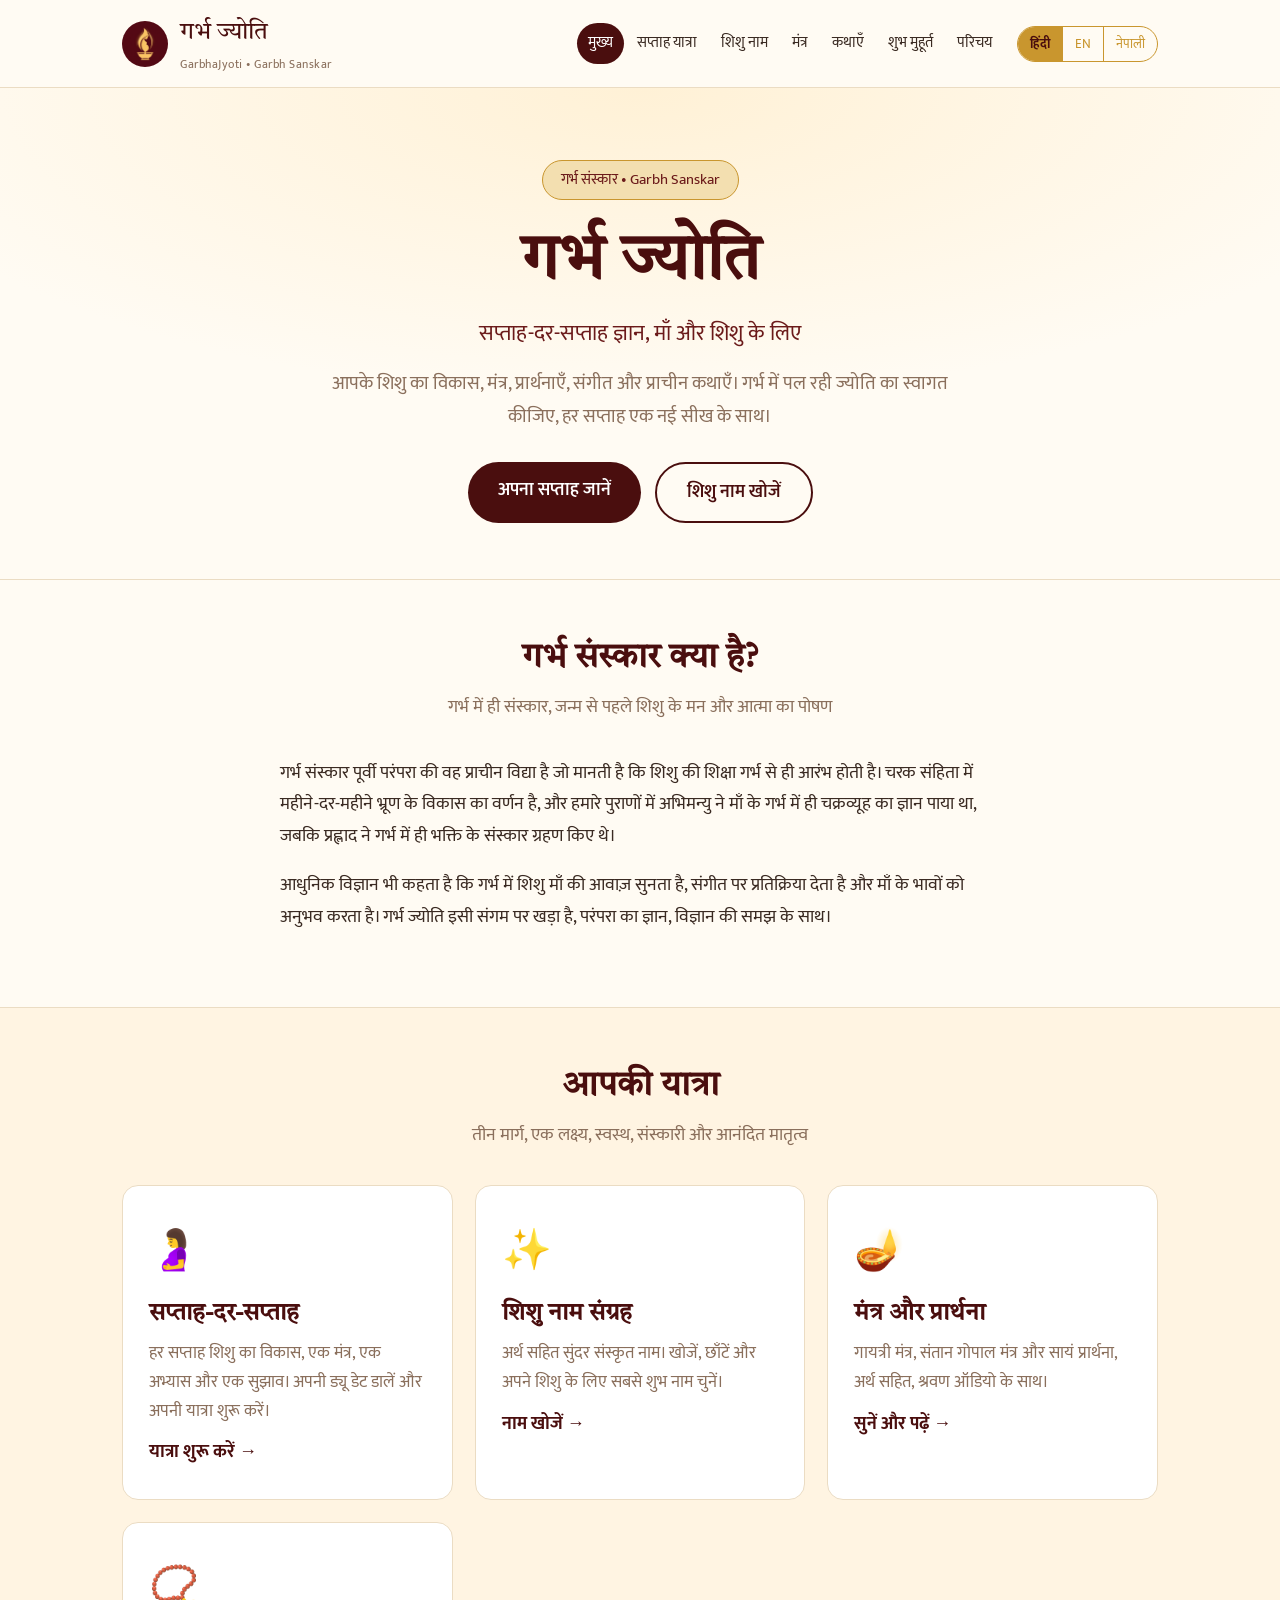
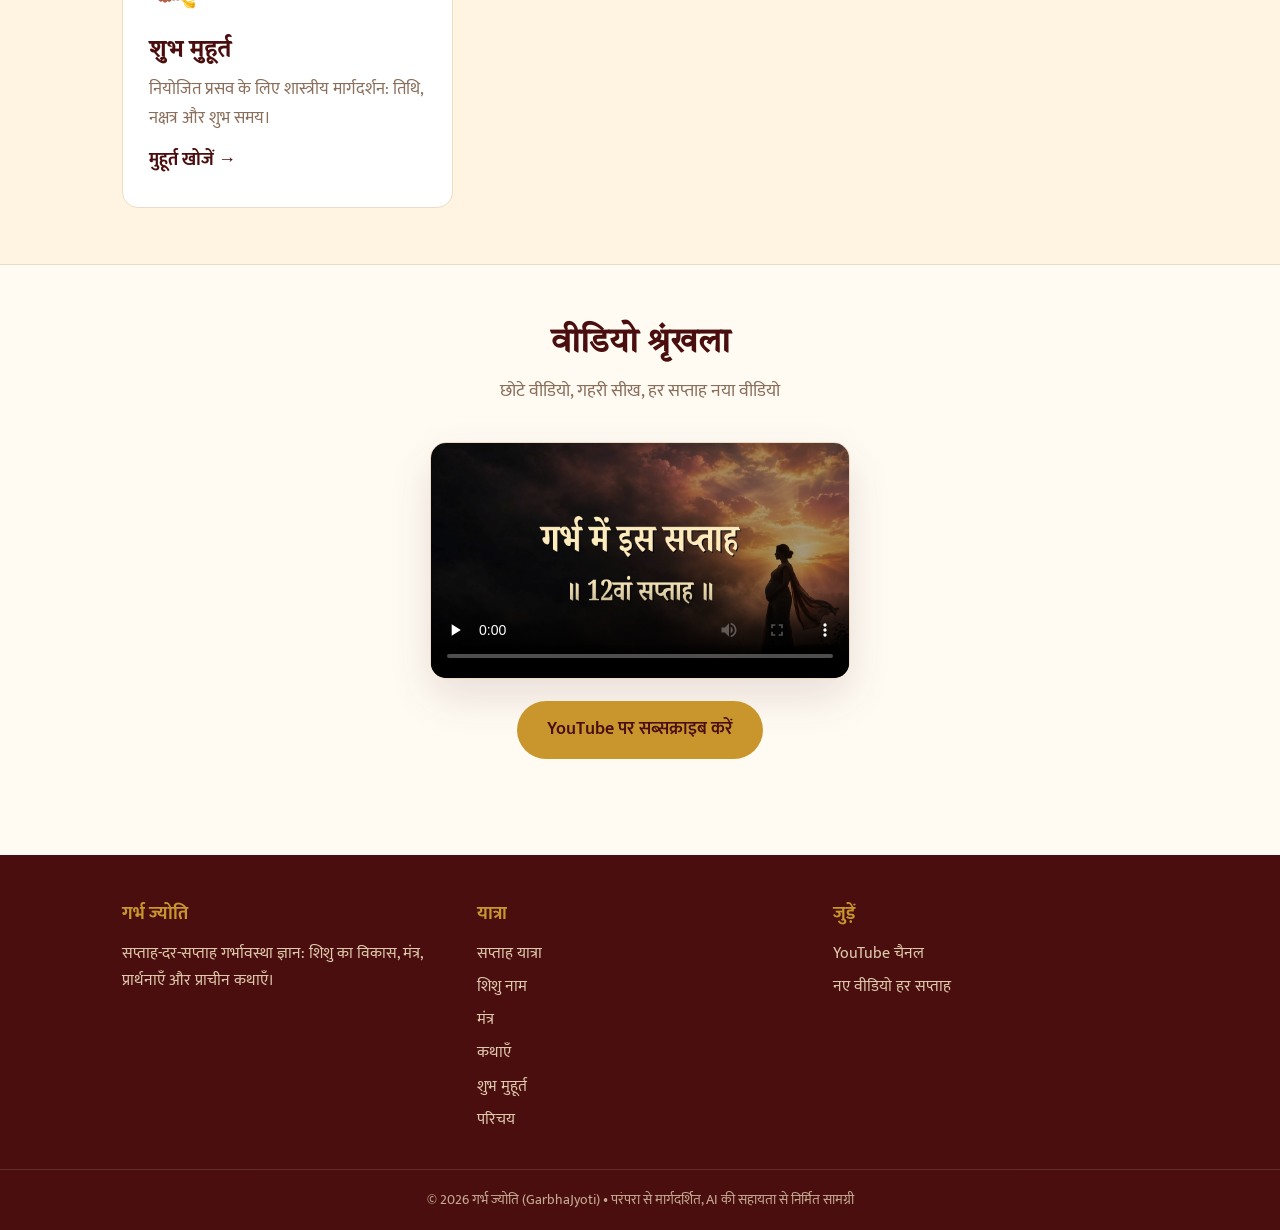
<file: index.html>
<!DOCTYPE html>
<html lang="hi">
<head>
<meta charset="UTF-8">
<meta name="viewport" content="width=device-width, initial-scale=1.0">
<title>गर्भ ज्योति | Garbh Sanskar, सप्ताह-दर-सप्ताह गर्भावस्था ज्ञान</title>
<meta name="description" content="गर्भ ज्योति: शिशु का सप्ताह-दर-सप्ताह विकास, मंत्र, प्रार्थनाएँ, शिशु नाम और प्राचीन कथाएँ। गर्भ संस्कार की परंपरा, आधुनिक विज्ञान के साथ।">
<link rel="preconnect" href="https://fonts.googleapis.com">
<link rel="preconnect" href="https://fonts.gstatic.com" crossorigin>
<link href="https://fonts.googleapis.com/css2?family=Tiro+Devanagari+Hindi&family=Mukta:wght@400;500;600;700&display=swap" rel="stylesheet">
<link rel="stylesheet" href="assets/style.css">
<link rel="icon" href="assets/img/logo.png">
</head>
<body>
<script src="assets/i18n.min.js?v=13"></script>
<script src="assets/site.min.js?v=13"></script>

<div class="hero">
  <div class="wrap">
    <span class="kicker" data-i18n="hero_kicker"></span>
    <h1 data-i18n="hero_title"></h1>
    <div class="tagline" data-i18n="hero_tagline"></div>
    <p class="lead" data-i18n="hero_lead"></p>
    <div class="btn-row">
      <a class="btn btn-primary" href="week.html" data-i18n="cta_week"></a>
      <a class="btn btn-outline" href="names.html" data-i18n="cta_names"></a>
    </div>
  </div>
</div>

<section class="block">
  <div class="wrap">
    <h2 data-i18n="what_t"></h2>
    <p class="sub" data-i18n="what_sub"></p>
    <div class="prose">
      <p data-i18n="what_p1"></p>
      <p data-i18n="what_p2"></p>
    </div>
  </div>
</section>

<section class="block" style="background: var(--cream2); border-top: 1px solid var(--line); border-bottom: 1px solid var(--line);">
  <div class="wrap">
    <h2 data-i18n="journey_t"></h2>
    <p class="sub" data-i18n="journey_sub"></p>
    <div class="cards">
      <a class="card" href="week.html">
        <div class="emoji">🤰</div>
        <h3 data-i18n="c1_t"></h3>
        <p data-i18n="c1_d"></p>
        <span class="go" data-i18n="c1_go"></span>
      </a>
      <a class="card" href="names.html">
        <div class="emoji">✨</div>
        <h3 data-i18n="c2_t"></h3>
        <p data-i18n="c2_d"></p>
        <span class="go" data-i18n="c2_go"></span>
      </a>
      <a class="card" href="mantras.html">
        <div class="emoji">🪔</div>
        <h3 data-i18n="c3_t"></h3>
        <p data-i18n="c3_d"></p>
        <span class="go" data-i18n="c3_go"></span>
      </a>
      <a class="card" href="shubh-muhurta.html">
        <div class="emoji">📿</div>
        <h3 data-i18n="c4_t"></h3>
        <p data-i18n="c4_d"></p>
        <span class="go" data-i18n="c4_go"></span>
      </a>
    </div>
  </div>
</section>

<section class="block">
  <div class="wrap">
    <h2 data-i18n="vid_t"></h2>
    <p class="sub" data-i18n="vid_sub"></p>
    <div class="video-wrap">
      <video controls preload="none" poster="assets/img/thumb-week12.jpg">
        <source src="assets/video/pilot-week12-hindi.mp4" type="video/mp4">
      </video>
    </div>
    <p style="text-align:center; margin-top: 22px;">
      <a class="btn btn-gold" href="https://www.youtube.com/@garbhajyoti" target="_blank" rel="noopener" data-i18n="cta_sub"></a>
    </p>
  </div>
</section>

</body>
</html>
</file>
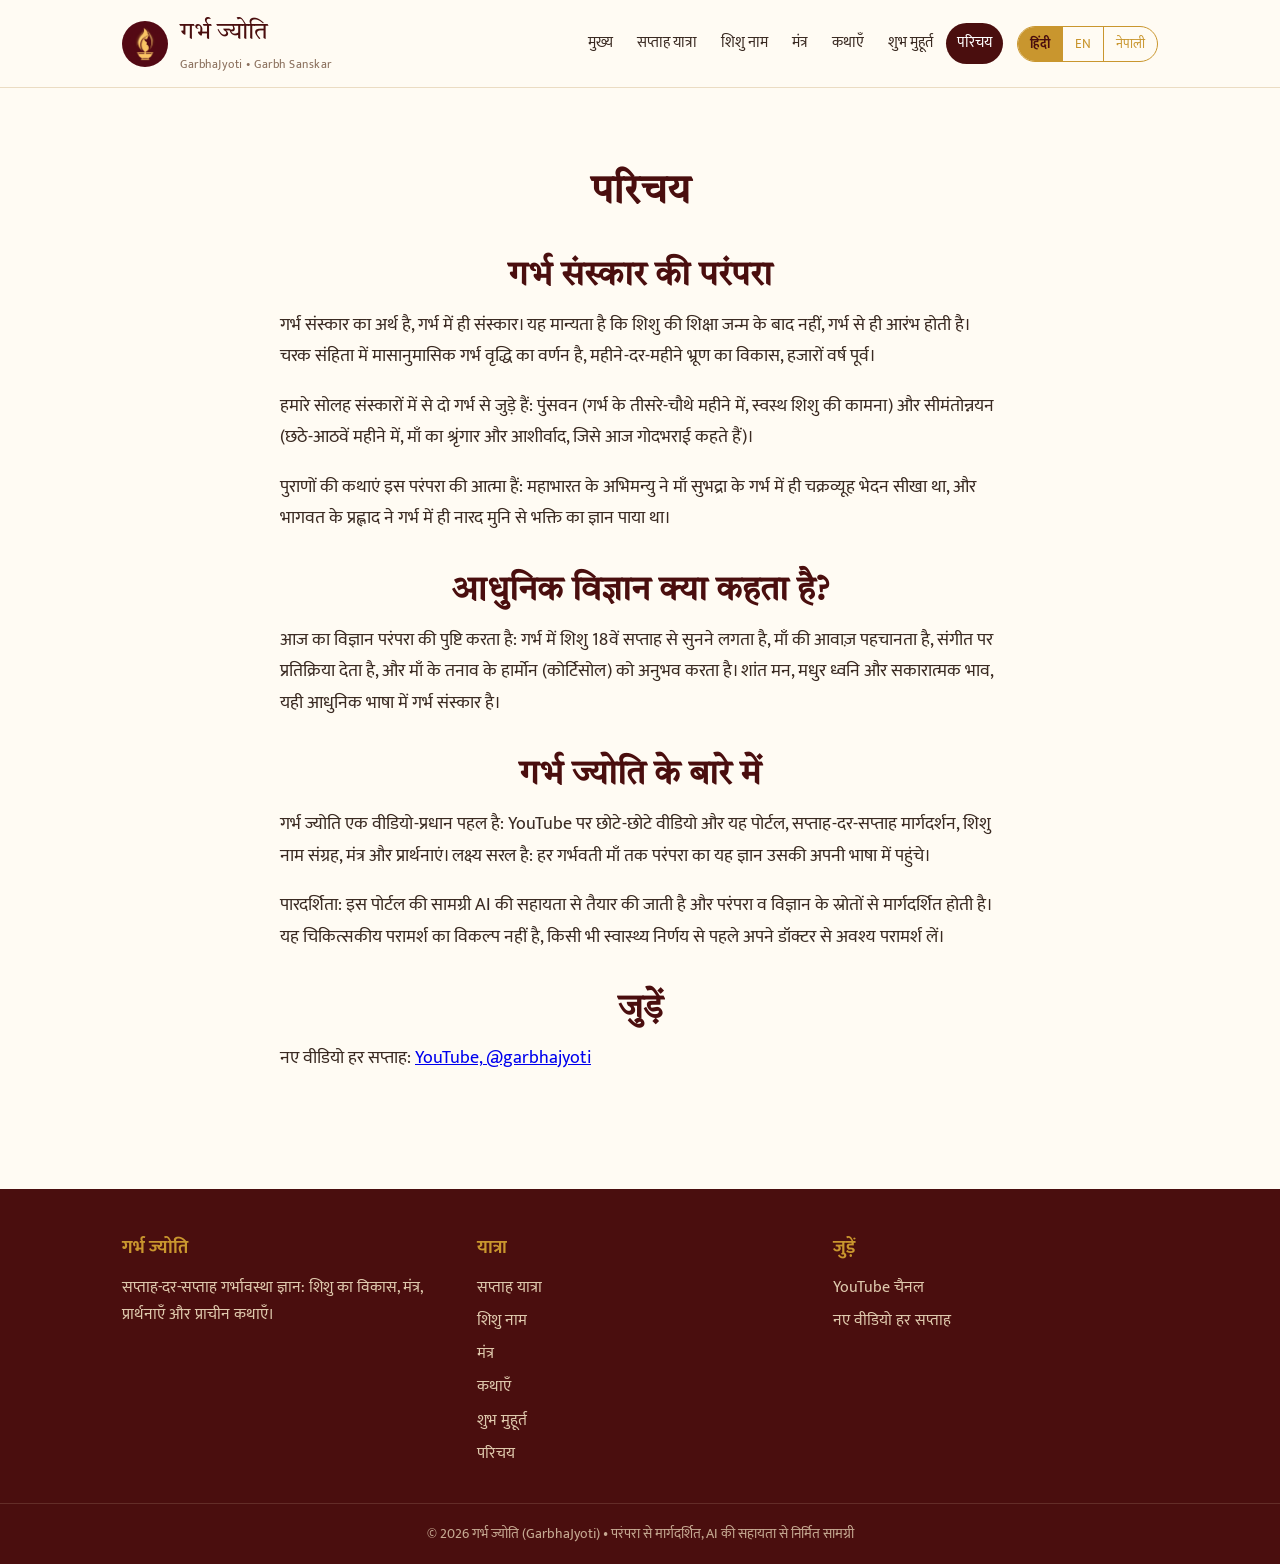
<file: about.html>
<!DOCTYPE html>
<html lang="hi">
<head>
<meta charset="UTF-8">
<meta name="viewport" content="width=device-width, initial-scale=1.0">
<title>परिचय | गर्भ ज्योति</title>
<meta name="description" content="गर्भ संस्कार की परंपरा और गर्भ ज्योति का उद्देश्य।">
<link rel="preconnect" href="https://fonts.googleapis.com">
<link rel="preconnect" href="https://fonts.gstatic.com" crossorigin>
<link href="https://fonts.googleapis.com/css2?family=Tiro+Devanagari+Hindi&family=Mukta:wght@400;500;600;700&display=swap" rel="stylesheet">
<link rel="stylesheet" href="assets/style.css">
<link rel="icon" href="assets/img/logo.png">
</head>
<body>
<script src="assets/i18n.min.js?v=13"></script>
<script src="assets/site.min.js?v=13"></script>

<section class="block" style="padding-top: 44px;">
  <div class="wrap">
    <div class="prose">
      <h2 style="text-align:center; font-size: 40px;" data-i18n="a_title"></h2>

      <h2 data-i18n="trad_t"></h2>
      <p data-i18n="trad_p1"></p>
      <p data-i18n="trad_p2"></p>
      <p data-i18n="trad_p3"></p>

      <h2 data-i18n="sci_t"></h2>
      <p data-i18n="sci_p"></p>

      <h2 data-i18n="gj_t"></h2>
      <p data-i18n="gj_p1"></p>
      <p data-i18n="trans_p"></p>

      <h2 data-i18n="join_t"></h2>
      <p><span data-i18n="join_p"></span>
      <a href="https://www.youtube.com/@garbhajyoti" target="_blank" rel="noopener">YouTube, @garbhajyoti</a></p>
    </div>
  </div>
</section>

</body>
</html>
</file>
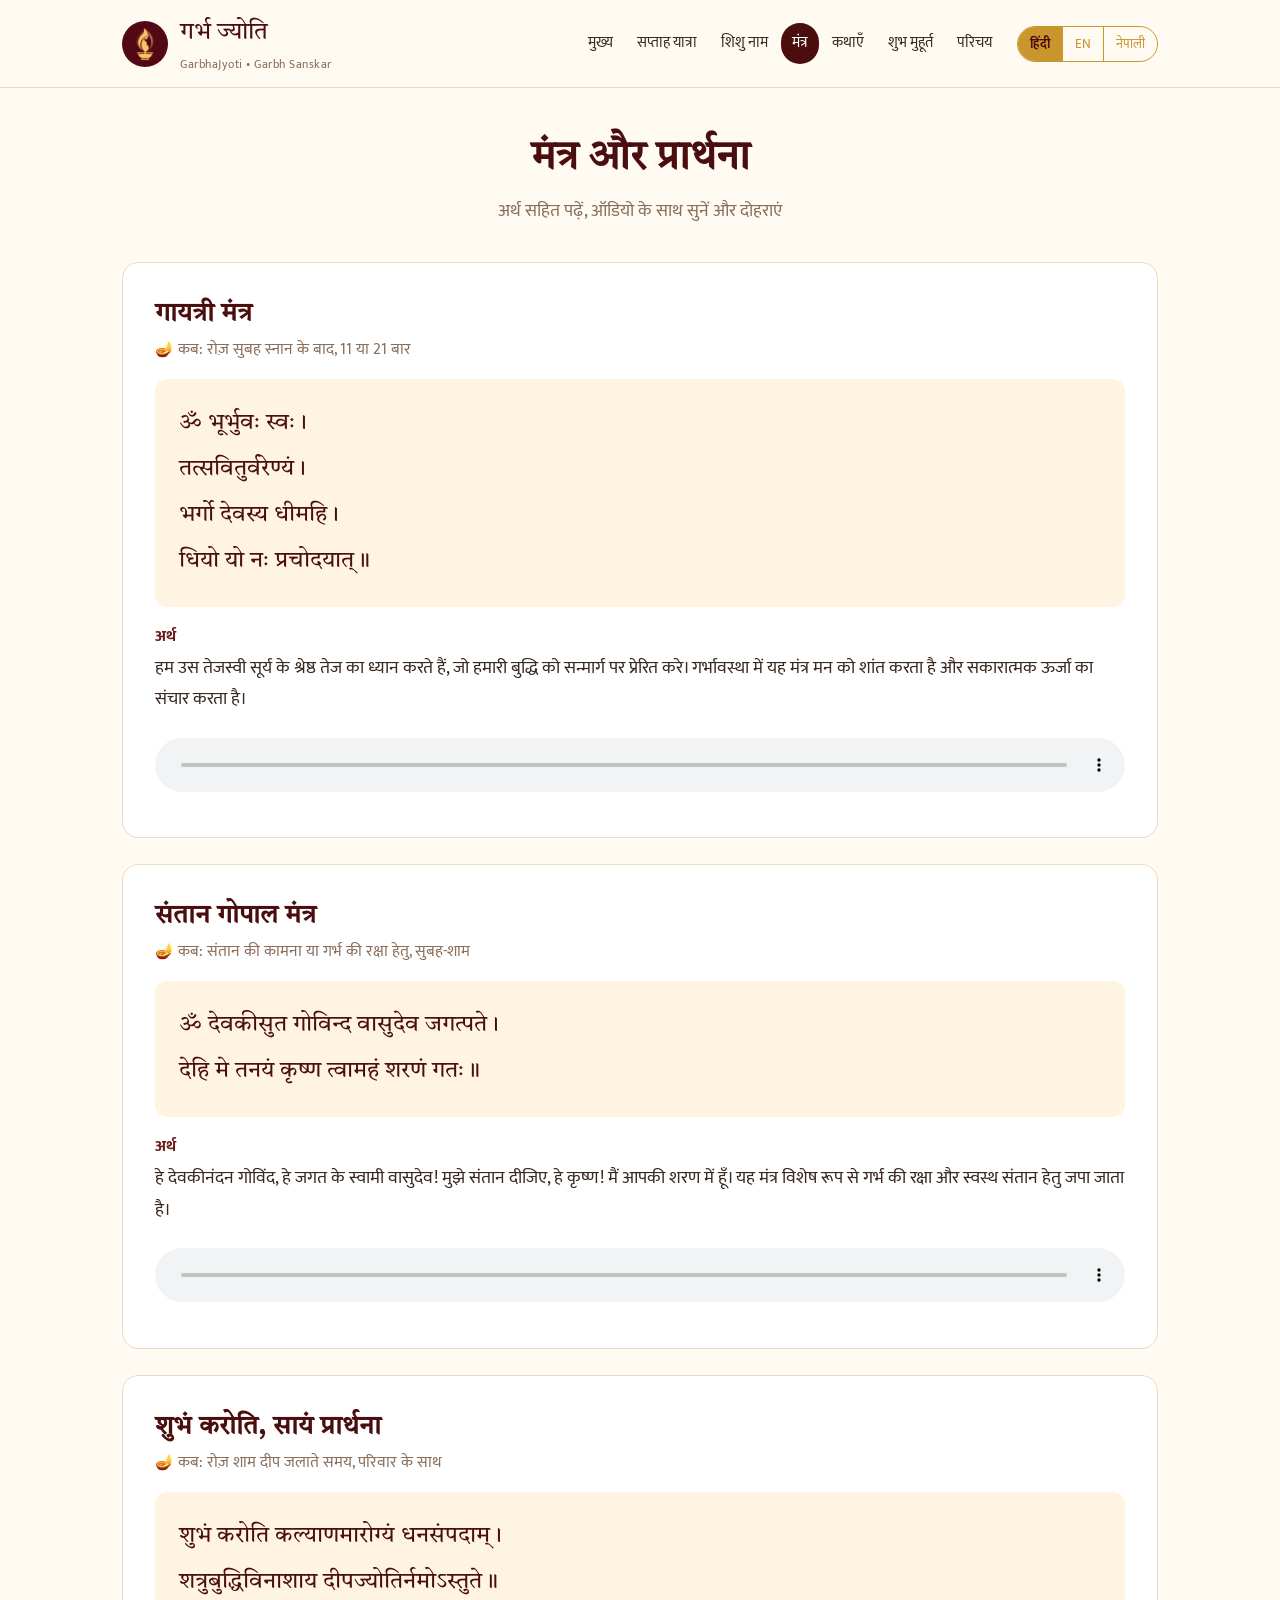
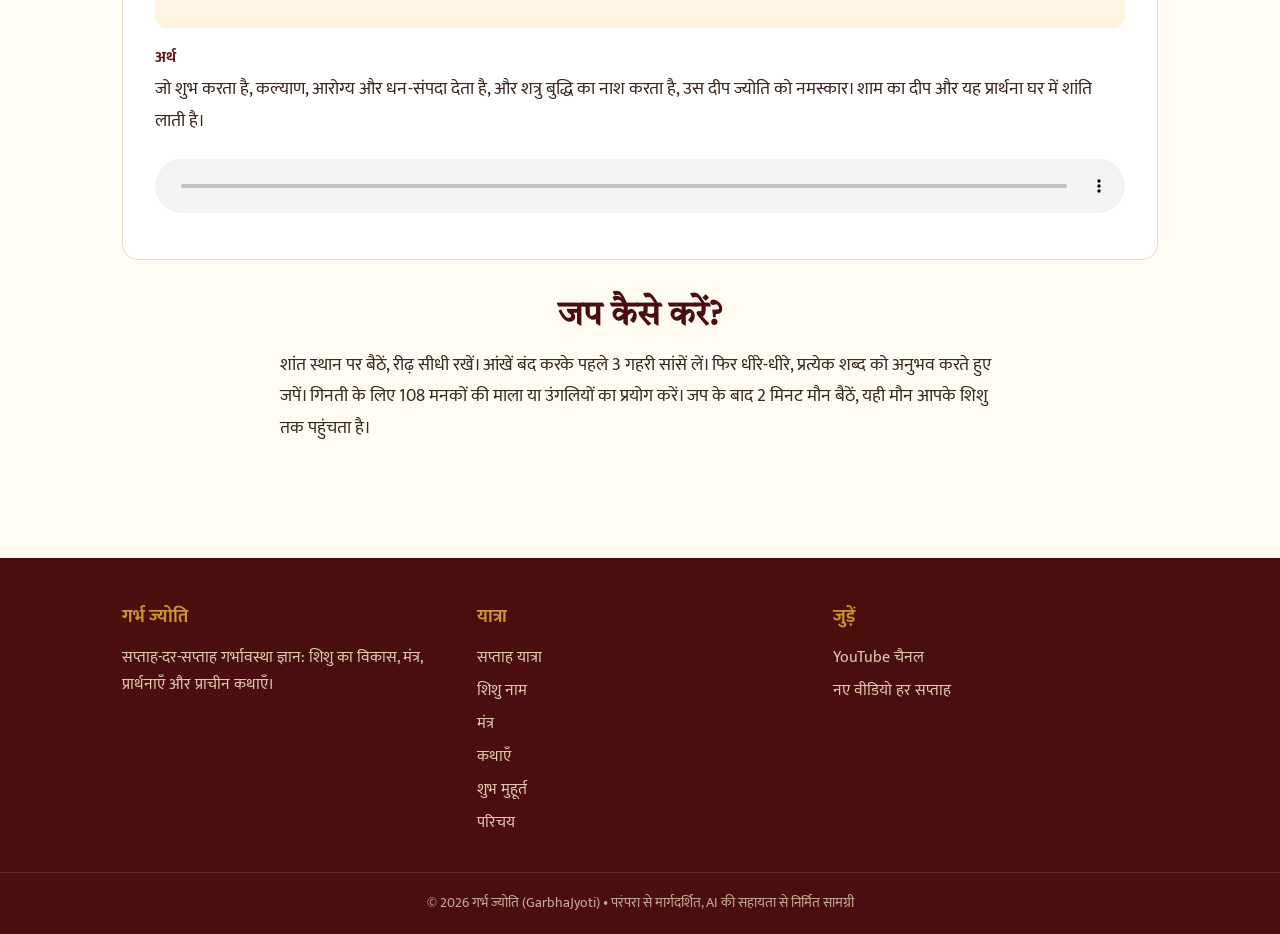
<file: mantras.html>
<!DOCTYPE html>
<html lang="hi">
<head>
<meta charset="UTF-8">
<meta name="viewport" content="width=device-width, initial-scale=1.0">
<title>मंत्र और प्रार्थना | गर्भ ज्योति</title>
<meta name="description" content="गायत्री मंत्र, संतान गोपाल मंत्र और सायं प्रार्थना, अर्थ सहित, ऑडियो के साथ।">
<link rel="preconnect" href="https://fonts.googleapis.com">
<link rel="preconnect" href="https://fonts.gstatic.com" crossorigin>
<link href="https://fonts.googleapis.com/css2?family=Tiro+Devanagari+Hindi&family=Mukta:wght@400;500;600;700&display=swap" rel="stylesheet">
<link rel="stylesheet" href="assets/style.css">
<link rel="icon" href="assets/img/logo.png">
</head>
<body>
<script src="assets/i18n.min.js?v=13"></script>
<script src="assets/site.min.js?v=13"></script>

<section class="block" style="padding-top: 44px;">
  <div class="wrap">
    <h2 style="font-size: 40px;" data-i18n="m_title"></h2>
    <p class="sub" data-i18n="m_sub"></p>

    <div class="mantra-card">
      <h3 data-i18n="man1_t"></h3>
      <p class="when" data-i18n="man1_when"></p>
      <div class="mantra-text">ॐ भूर्भुवः स्वः ।<br>तत्सवितुर्वरेण्यं ।<br>भर्गो देवस्य धीमहि ।<br>धियो यो नः प्रचोदयात् ॥</div>
      <div class="meaning"><h4 data-i18n="meaning_t"></h4><p data-i18n="man1_m"></p></div>
      <audio controls preload="none" src="assets/audio/gayatri.mp3"></audio>
    </div>

    <div class="mantra-card">
      <h3 data-i18n="man2_t"></h3>
      <p class="when" data-i18n="man2_when"></p>
      <div class="mantra-text">ॐ देवकीसुत गोविन्द वासुदेव जगत्पते ।<br>देहि मे तनयं कृष्ण त्वामहं शरणं गतः ॥</div>
      <div class="meaning"><h4 data-i18n="meaning_t"></h4><p data-i18n="man2_m"></p></div>
      <audio controls preload="none" src="assets/audio/santan-gopal.mp3"></audio>
    </div>

    <div class="mantra-card">
      <h3 data-i18n="man3_t"></h3>
      <p class="when" data-i18n="man3_when"></p>
      <div class="mantra-text">शुभं करोति कल्याणमारोग्यं धनसंपदाम् ।<br>शत्रुबुद्धिविनाशाय दीपज्योतिर्नमोऽस्तुते ॥</div>
      <div class="meaning"><h4 data-i18n="meaning_t"></h4><p data-i18n="man3_m"></p></div>
      <audio controls preload="none" src="assets/audio/shubham-karoti.mp3"></audio>
    </div>

    <div class="prose">
      <h2 data-i18n="howto_t"></h2>
      <p data-i18n="howto_p"></p>
    </div>
  </div>
</section>

</body>
</html>
</file>
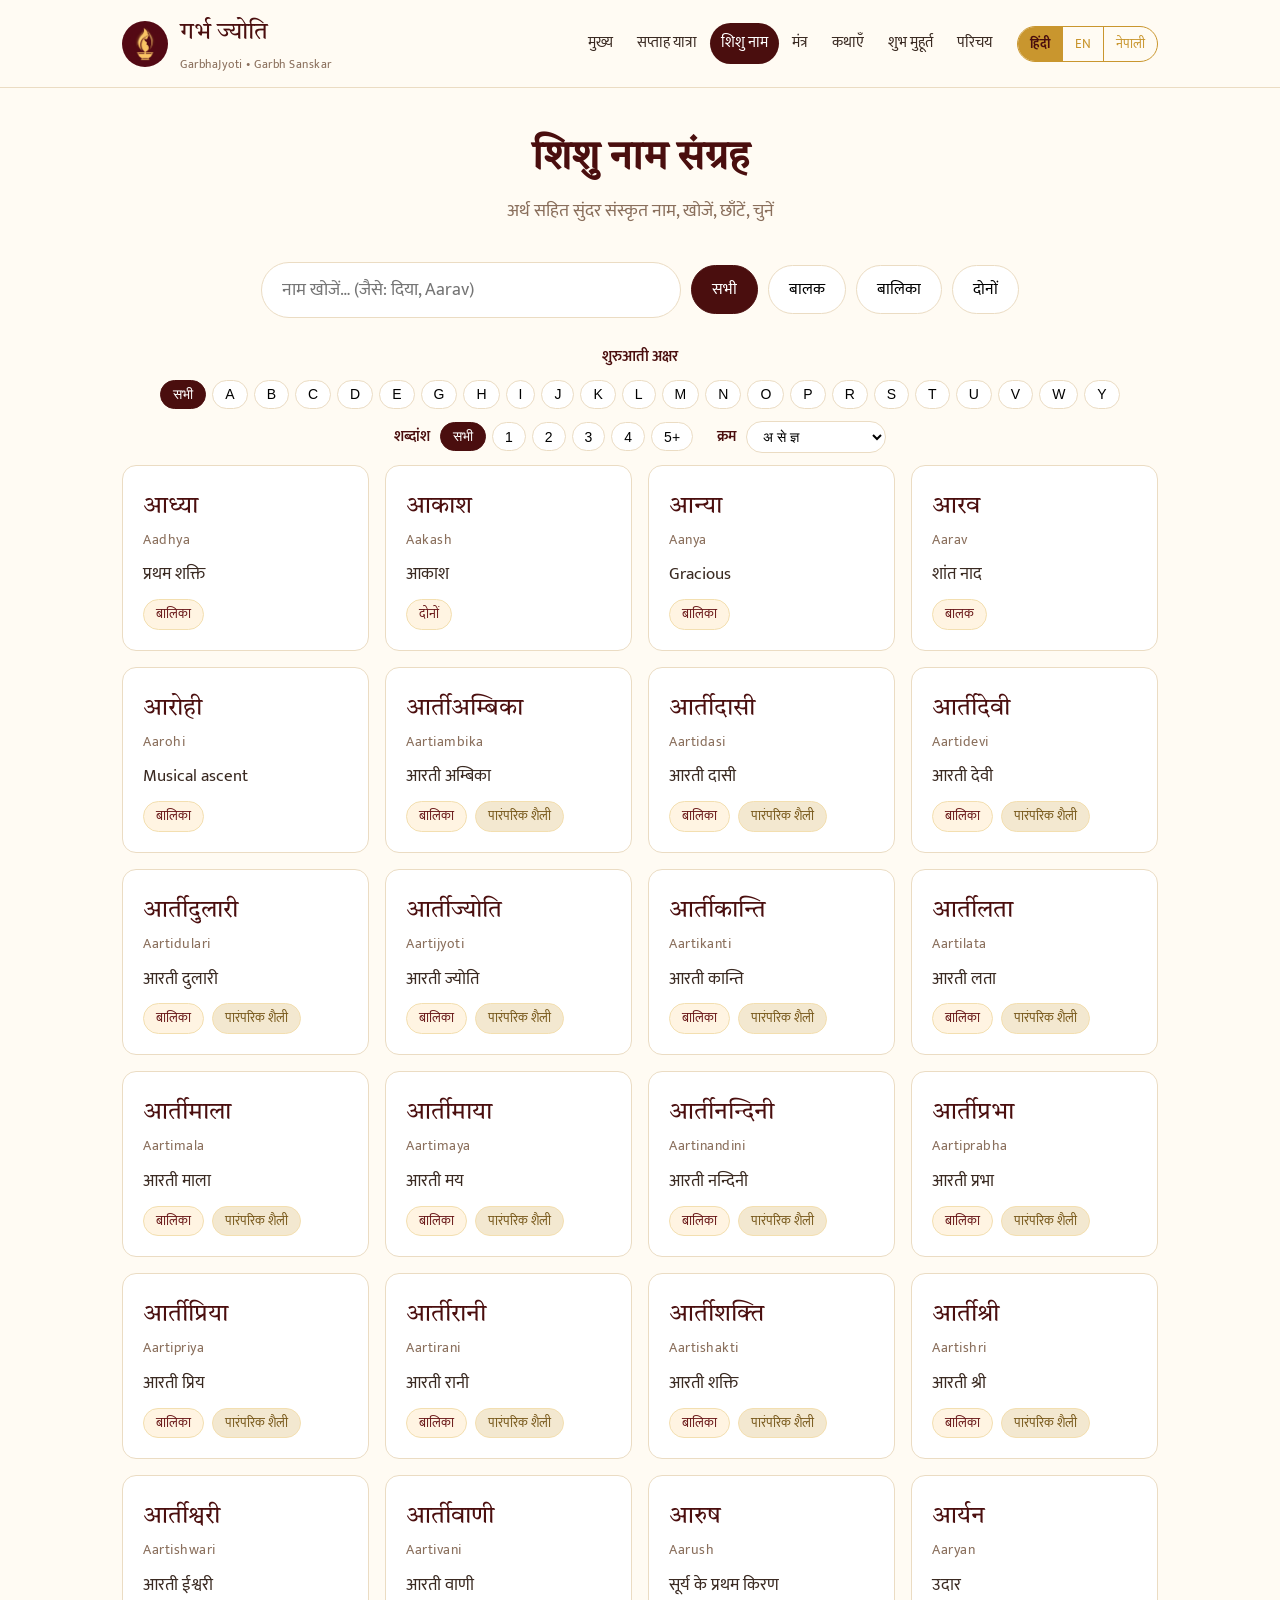
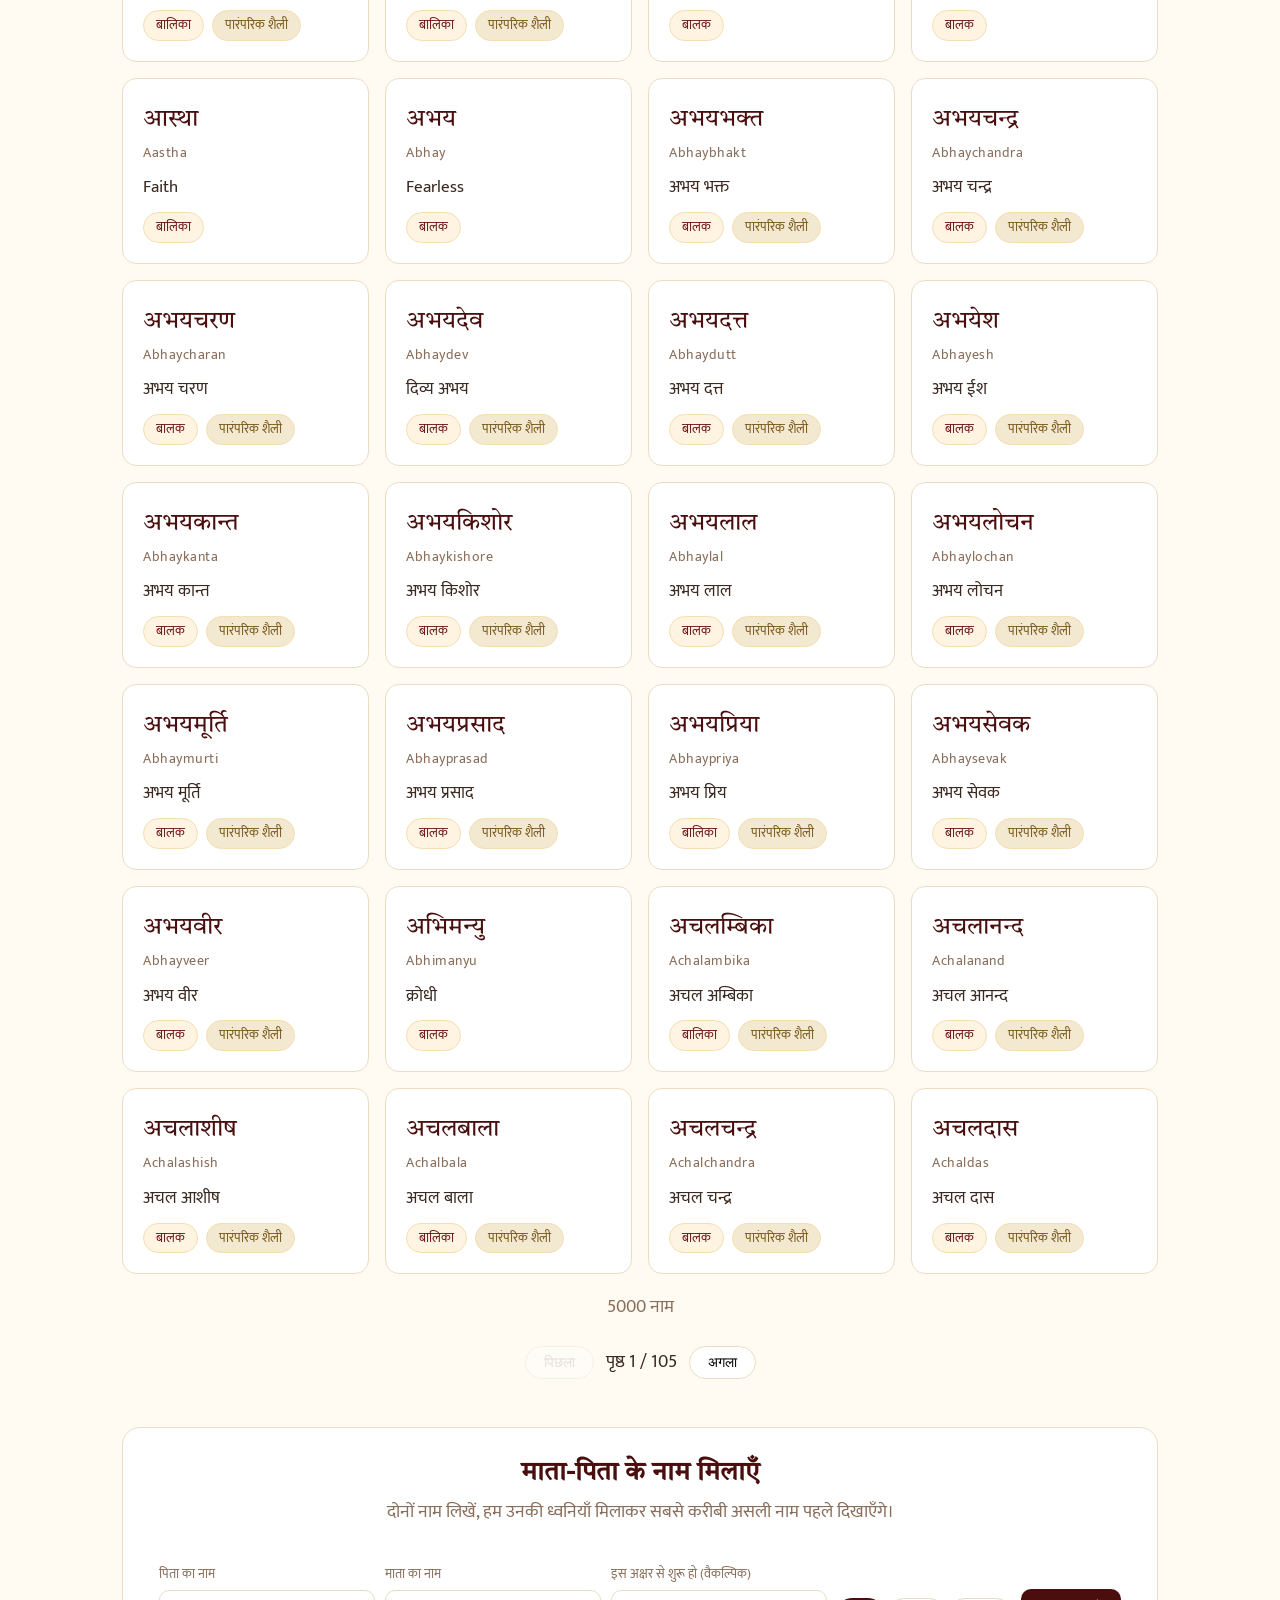
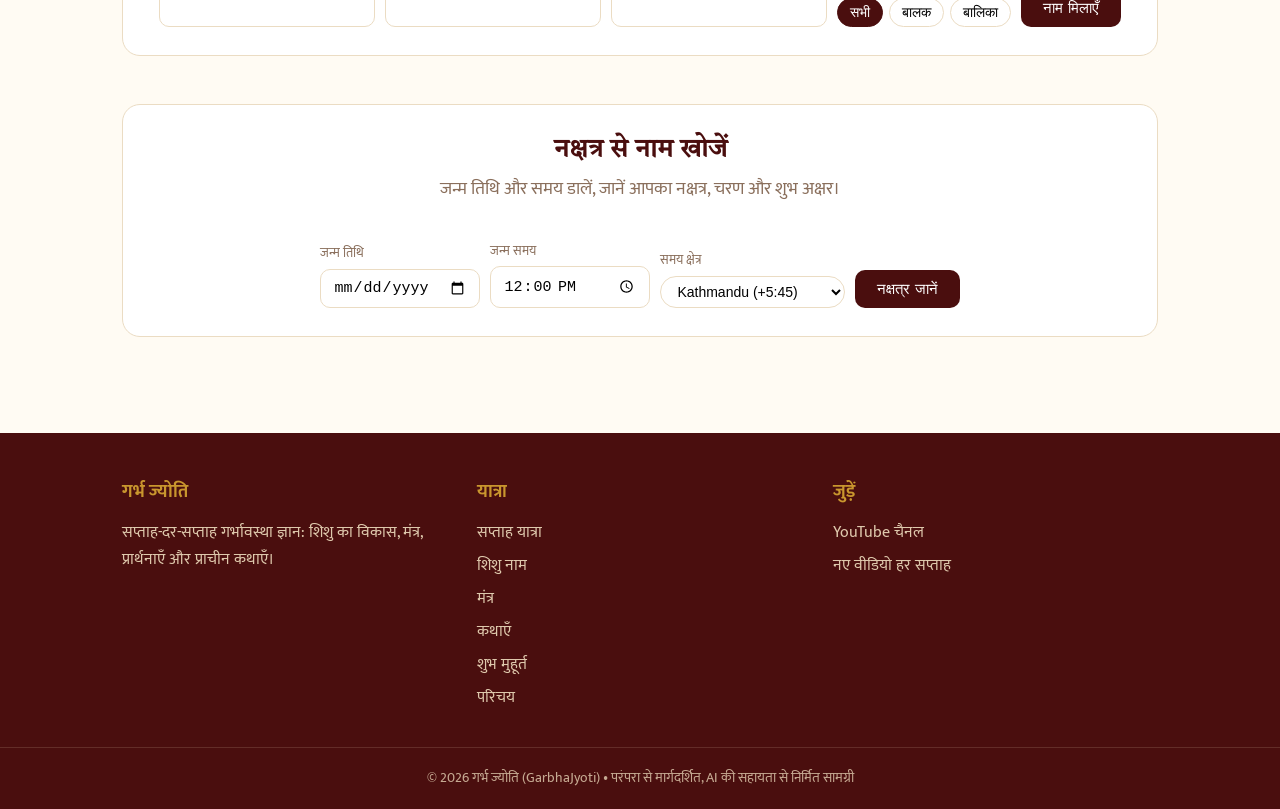
<file: names.html>
<!DOCTYPE html>
<html lang="hi">
<head>
<meta charset="UTF-8">
<meta name="viewport" content="width=device-width, initial-scale=1.0">
<title>शिशु नाम संग्रह | गर्भ ज्योति</title>
<meta name="description" content="अर्थ सहित 5000 सुंदर संस्कृत शिशु नाम, खोजें, छाँटें, माता-पिता के नाम मिलाएँ।">
<link rel="preconnect" href="https://fonts.googleapis.com">
<link rel="preconnect" href="https://fonts.gstatic.com" crossorigin>
<link href="https://fonts.googleapis.com/css2?family=Tiro+Devanagari+Hindi&family=Mukta:wght@400;500;600;700&display=swap" rel="stylesheet">
<link rel="stylesheet" href="assets/style.css">
<link rel="icon" href="assets/img/logo.png">
<style>
.flt-row { display: flex; gap: 10px; flex-wrap: wrap; justify-content: center; align-items: center; margin: 12px 0; }
.flt-label { font-weight: 600; color: var(--maroon); font-size: 15px; }
.chips { display: flex; gap: 6px; flex-wrap: wrap; justify-content: center; }
.chip { border: 1px solid var(--line); background: #fff; border-radius: 999px; padding: 5px 12px; font-size: 14px; cursor: pointer; }
.chip.sel { background: var(--maroon); color: #fff; border-color: var(--maroon); }
.sortsel { border: 1px solid var(--line); border-radius: 999px; padding: 6px 12px; font-size: 14px; background: #fff; }
.pager { display: flex; gap: 12px; justify-content: center; align-items: center; margin: 22px 0; }
.pager button { border: 1px solid var(--line); background: #fff; border-radius: 999px; padding: 7px 18px; cursor: pointer; font-size: 14px; }
.pager button:disabled { opacity: 0.4; cursor: default; }
.mixer { background: var(--card); border: 1px solid var(--line); border-radius: 18px; padding: 28px; margin-top: 48px; }
.mixer h3 { text-align: center; color: var(--maroon); margin: 0 0 6px; font-size: 26px; }
.mixer .sub { text-align: center; color: var(--muted); margin: 0 0 18px; }
.mix-form { display: flex; gap: 10px; flex-wrap: wrap; justify-content: center; align-items: end; }
.mix-field { display: flex; flex-direction: column; gap: 4px; }
.mix-field label { font-size: 13px; color: var(--muted); }
.mix-field input { border: 1px solid var(--line); border-radius: 10px; padding: 9px 12px; font-size: 15px; min-width: 160px; }
.mix-go { background: var(--maroon); color: #fff; border: none; border-radius: 10px; padding: 10px 22px; font-size: 15px; cursor: pointer; }
.mix-sec-t { color: var(--maroon); font-size: 19px; margin: 24px 0 4px; }
.mix-note { background: #fff8e6; border: 1px solid #f0d98c; border-radius: 10px; padding: 10px 14px; font-size: 14px; margin: 12px 0; }
.tag.compound { background: #f3e8d0; color: #7a5b1e; }
</style>
</head>
<body>
<script src="assets/i18n.min.js?v=13"></script>
<script src="assets/site.min.js?v=13"></script>
<script src="assets/names.min.js?v=13"></script>

<section class="block" style="padding-top: 44px;">
  <div class="wrap">
    <h2 style="font-size: 40px;" data-i18n="n_title"></h2>
    <p class="sub" data-i18n="n_sub"></p>

    <div class="filters">
      <input type="search" id="q" data-i18n="search_ph" oninput="onFilter()">
      <button class="pill sel" data-g="all" onclick="setG(this)" data-i18n="pill_all"></button>
      <button class="pill" data-g="boy" onclick="setG(this)" data-i18n="pill_boy"></button>
      <button class="pill" data-g="girl" onclick="setG(this)" data-i18n="pill_girl"></button>
      <button class="pill" data-g="both" onclick="setG(this)" data-i18n="pill_both"></button>
    </div>

    <div class="flt-row">
      <span class="flt-label" data-i18n="flt_letter"></span>
      <div class="chips" id="letters"></div>
    </div>
    <div class="flt-row">
      <span class="flt-label" data-i18n="flt_syl"></span>
      <div class="chips" id="syls"></div>
      <span class="flt-label" data-i18n="sort_label" style="margin-left: 14px;"></span>
      <select class="sortsel" id="sort" onchange="onFilter()">
        <option value="az" data-i18n="sort_az"></option>
        <option value="sylAsc" data-i18n="sort_syl_asc"></option>
        <option value="sylDesc" data-i18n="sort_syl_desc"></option>
      </select>
    </div>

    <div class="name-grid" id="grid"></div>
    <p class="count" id="count"></p>
    <div class="pager" id="pager"></div>

    <div class="mixer">
      <h3 data-i18n="mix_title"></h3>
      <p class="sub" data-i18n="mix_sub"></p>
      <div class="mix-form">
        <div class="mix-field">
          <label for="mixF" data-i18n="mix_father"></label>
          <input type="text" id="mixF" autocomplete="off">
        </div>
        <div class="mix-field">
          <label for="mixM" data-i18n="mix_mother"></label>
          <input type="text" id="mixM" autocomplete="off">
        </div>
        <div class="mix-field">
          <label for="mixInit" data-i18n="mix_initial"></label>
          <input type="text" id="mixInit" maxlength="1" style="min-width: 70px;" autocomplete="off">
        </div>
        <div class="mix-field">
          <label>&nbsp;</label>
          <div class="chips" id="mixG">
            <button class="chip sel" data-g="all" onclick="setMixG(this)" data-i18n="pill_all"></button>
            <button class="chip" data-g="boy" onclick="setMixG(this)" data-i18n="pill_boy"></button>
            <button class="chip" data-g="girl" onclick="setMixG(this)" data-i18n="pill_girl"></button>
          </div>
        </div>
        <div class="mix-field">
          <label>&nbsp;</label>
          <button class="mix-go" onclick="doMix()" data-i18n="mix_go"></button>
        </div>
      </div>
      <div id="mixOut"></div>
    </div>

    <div class="mixer">
      <h3 data-i18n="nak_title"></h3>
      <p class="sub" data-i18n="nak_sub"></p>
      <div class="mix-form">
        <div class="mix-field">
          <label for="nakD" data-i18n="nak_date"></label>
          <input type="date" id="nakD">
        </div>
        <div class="mix-field">
          <label for="nakT" data-i18n="nak_time"></label>
          <input type="time" id="nakT" value="12:00">
        </div>
        <div class="mix-field">
          <label for="nakTZ" data-i18n="nak_tz"></label>
          <select id="nakTZ" class="sortsel">
            <option value="345" selected>Kathmandu (+5:45)</option>
            <option value="330">Kolkata / Delhi (+5:30)</option>
            <option value="360">Dhaka (+6:00)</option>
            <option value="300">Karachi (+5:00)</option>
            <option value="240">Dubai (+4:00)</option>
            <option value="180">Moscow (+3:00)</option>
            <option value="60">Paris / Berlin (+1:00)</option>
            <option value="0">London (+0:00)</option>
            <option value="-300">New York (-5:00)</option>
            <option value="-360">Chicago (-6:00)</option>
            <option value="-420">Denver (-7:00)</option>
            <option value="-480">Los Angeles (-8:00)</option>
            <option value="600">Sydney (+10:00)</option>
          </select>
        </div>
        <div class="mix-field">
          <label>&nbsp;</label>
          <button class="mix-go" onclick="doNak()" data-i18n="nak_go"></button>
        </div>
      </div>
      <div id="nakOut"></div>
    </div>
  </div>
</section>

<script>
var curG = "all", curL = "all", curS = "all", curSort = "az", curPage = 0;
var mixG = "all";
var PAGE = 48;

function T(k, v) { return window.I18N.t(k, v); }
function gLabel(g) { return T(g === "boy" ? "pill_boy" : g === "girl" ? "pill_girl" : "pill_both"); }

function setG(btn) {
  curG = btn.getAttribute("data-g");
  var pills = btn.parentElement.querySelectorAll(".pill");
  pills.forEach(function (p) { p.classList.remove("sel"); });
  btn.classList.add("sel");
  onFilter();
}
function setLetter(btn) {
  curL = btn.getAttribute("data-l");
  document.querySelectorAll("#letters .chip").forEach(function (p) { p.classList.remove("sel"); });
  btn.classList.add("sel");
  onFilter();
}
function setSyl(btn) {
  curS = btn.getAttribute("data-s");
  document.querySelectorAll("#syls .chip").forEach(function (p) { p.classList.remove("sel"); });
  btn.classList.add("sel");
  onFilter();
}
function setMixG(btn) {
  mixG = btn.getAttribute("data-g");
  document.querySelectorAll("#mixG .chip").forEach(function (p) { p.classList.remove("sel"); });
  btn.classList.add("sel");
}

function buildChips() {
  var initials = {};
  window.NAMES.forEach(function (x) { initials[x.n.charAt(0).toUpperCase()] = 1; });
  var lh = '<button class="chip' + (curL === "all" ? " sel" : "") + '" data-l="all" onclick="setLetter(this)">' + T("flt_all") + "</button>";
  Object.keys(initials).sort().forEach(function (c) {
    lh += '<button class="chip' + (curL === c ? " sel" : "") + '" data-l="' + c + '" onclick="setLetter(this)">' + c + "</button>";
  });
  document.getElementById("letters").innerHTML = lh;
  var sh = '<button class="chip' + (curS === "all" ? " sel" : "") + '" data-s="all" onclick="setSyl(this)">' + T("flt_all") + "</button>";
  ["1", "2", "3", "4", "5+"].forEach(function (s) {
    sh += '<button class="chip' + (curS === s ? " sel" : "") + '" data-s="' + s + '" onclick="setSyl(this)">' + s + "</button>";
  });
  document.getElementById("syls").innerHTML = sh;
}

function filtered() {
  var raw = document.getElementById("q").value.trim();
  var q = raw.toLowerCase();
  var list = window.NAMES.filter(function (x) {
    if (nakActive && !nakMatch(x)) return false;
    if (curG !== "all" && x.g !== curG && x.g !== "both") return false;
    if (curL !== "all" && x.n.charAt(0).toUpperCase() !== curL) return false;
    if (curS !== "all") {
      if (curS === "5+") { if (x.s < 5) return false; }
      else if (x.s !== parseInt(curS, 10)) return false;
    }
    if (q && x.n.toLowerCase().indexOf(q) < 0 && x.d.indexOf(raw) < 0 &&
        x.m.hi.indexOf(raw) < 0 && x.m.en.toLowerCase().indexOf(q) < 0 && x.m.ne.indexOf(raw) < 0) return false;
    return true;
  });
  curSort = document.getElementById("sort").value;
  if (curSort === "az") list.sort(function (a, b) { return a.n < b.n ? -1 : 1; });
  else if (curSort === "sylAsc") list.sort(function (a, b) { return a.s - b.s || (a.n < b.n ? -1 : 1); });
  else list.sort(function (a, b) { return b.s - a.s || (a.n < b.n ? -1 : 1); });
  return list;
}

function card(x) {
  var L = window.I18N.lang;
  var tags = '<span class="tag">' + gLabel(x.g) + "</span>";
  if (x.t) tags += '<span class="tag">' + x.t + "</span>";
  if (x.src === "compound") tags += '<span class="tag compound">' + T("tag_compound") + "</span>";
  return '<div class="name-card"><div class="nm">' + x.d + '</div><div class="lt">' + x.n +
    '</div><div class="mn">' + x.m[L] + '</div><div class="tags">' + tags + "</div></div>";
}

function onFilter() { curPage = 0; nakActive = false; render(); }

function render() {
  var list = filtered();
  var pages = Math.max(1, Math.ceil(list.length / PAGE));
  if (curPage >= pages) curPage = pages - 1;
  var slice = list.slice(curPage * PAGE, curPage * PAGE + PAGE);
  document.getElementById("grid").innerHTML = slice.map(card).join("") ||
    '<p class="soon">' + T("no_res") + "</p>";
  document.getElementById("count").textContent = T("names_count", { n: list.length });
  var pg = document.getElementById("pager");
  if (pages > 1) {
    pg.innerHTML = '<button onclick="goPage(-1)" ' + (curPage === 0 ? "disabled" : "") + ">" + T("page_prev") + "</button>" +
      '<span>' + T("page_of", { p: curPage + 1, t: pages }) + "</span>" +
      '<button onclick="goPage(1)" ' + (curPage === pages - 1 ? "disabled" : "") + ">" + T("page_next") + "</button>";
  } else { pg.innerHTML = ""; }
}
function goPage(d) { curPage += d; render(); window.scrollTo({ top: 0, behavior: "smooth" }); }

/* ---------- parent-name mixer ---------- */
function nameChunks(s) {
  s = s.toLowerCase().replace(/[^a-z]/g, "");
  var m = s.match(/[^aeiou]*[aeiou]+[^aeiou]?/g);
  return (m && m.join("").length >= Math.max(2, s.length - 1)) ? m : [s];
}
function genBlends(f, m) {
  var A = nameChunks(f), B = nameChunks(m), seen = {}, res = [];
  function add(s) {
    if (s.length < 3 || s.length > 12) return;
    s = s.charAt(0).toUpperCase() + s.slice(1);
    if (!seen[s]) { seen[s] = 1; res.push(s); }
  }
  var i, j;
  for (i = 1; i <= A.length; i++) for (j = 1; j <= B.length; j++) {
    add(A.slice(0, i).join("") + B.slice(-j).join(""));
    add(B.slice(0, j).join("") + A.slice(-i).join(""));
  }
  var fl = f.toLowerCase().replace(/[^a-z]/g, ""), ml = m.toLowerCase().replace(/[^a-z]/g, "");
  add(fl.slice(0, Math.ceil(fl.length / 2)) + ml.slice(Math.floor(ml.length / 2)));
  add(ml.slice(0, Math.ceil(ml.length / 2)) + fl.slice(Math.floor(fl.length / 2)));
  return res;
}
function lev(a, b) {
  var d = [], i, j;
  for (i = 0; i <= a.length; i++) d[i] = [i];
  for (j = 0; j <= b.length; j++) d[0][j] = j;
  for (i = 1; i <= a.length; i++) for (j = 1; j <= b.length; j++)
    d[i][j] = Math.min(d[i-1][j] + 1, d[i][j-1] + 1, d[i-1][j-1] + (a[i-1] === b[j-1] ? 0 : 1));
  return d[a.length][b.length];
}
function doMix() {
  var f = document.getElementById("mixF").value.trim();
  var m = document.getElementById("mixM").value.trim();
  var init = document.getElementById("mixInit").value.trim().toUpperCase();
  var out = document.getElementById("mixOut");
  if (!f || !m) { out.innerHTML = '<p class="soon">' + T("mix_none") + "</p>"; return; }
  var blends = genBlends(f, m);
  var dbNames = {};
  window.NAMES.forEach(function (x) { dbNames[x.n.toLowerCase()] = x; });
  function okG(x) { return mixG === "all" || x.g === mixG || x.g === "both"; }
  function okI(nm) { return !init || nm.charAt(0).toUpperCase() === init; }
  var exact = [], scored = [];
  blends.forEach(function (b) {
    var bl = b.toLowerCase();
    if (dbNames[bl] && okG(dbNames[bl]) && okI(b)) { exact.push(dbNames[bl]); return; }
    var best = null, bestD = 99;
    window.NAMES.forEach(function (x) {
      if (!okG(x) || !okI(x.n)) return;
      var d = lev(bl, x.n.toLowerCase());
      if (d < bestD) { bestD = d; best = x; }
    });
    if (best && bestD <= 3) scored.push({ x: best, d: bestD, b: b });
  });
  scored.sort(function (a, b) { return a.d - b.d; });
  var seenR = {}, real = [];
  exact.concat(scored.map(function (s) { return s.x; })).forEach(function (x) {
    if (!seenR[x.n]) { seenR[x.n] = 1; real.push(x); }
  });
  real = real.slice(0, 8);
  var creative = blends.filter(function (b) { return !dbNames[b.toLowerCase()] && okI(b); }).slice(0, 8);
  var html = "";
  if (real.length) {
    html += '<div class="mix-sec-t">' + T("mix_match") + "</div>" +
      '<div class="name-grid">' + real.map(card).join("") + "</div>";
  }
  if (creative.length) {
    html += '<div class="mix-sec-t">' + T("mix_creative") + "</div>" +
      '<div class="mix-note">' + T("mix_review") + "</div>" +
      '<div class="name-grid">' + creative.map(function (b) {
        return '<div class="name-card"><div class="nm">' + b + '</div><div class="lt">' + T("mix_creative") + "</div></div>";
      }).join("") + "</div>";
  }
  out.innerHTML = html || '<p class="soon">' + T("no_res") + "</p>";
}

/* ---------- nakshatra finder ---------- */
var NAKSH = [
 {n:{hi:"अश्विनी",en:"Ashwini",ne:"अश्विनी"}, s:[["chu","चु"],["che","चे"],["cho","चो"],["la","ल"]]},
 {n:{hi:"भरणी",en:"Bharani",ne:"भरणी"}, s:[["li","लि"],["lu","लु"],["le","ले"],["lo","लो"]]},
 {n:{hi:"कृत्तिका",en:"Krittika",ne:"कृत्तिका"}, s:[["a","अ"],["i","इ"],["u","उ"],["e","ए"]]},
 {n:{hi:"रोहिणी",en:"Rohini",ne:"रोहिणी"}, s:[["o","ओ"],["va","व"],["vi","वि"],["vu","वु"]]},
 {n:{hi:"मृगशीर्ष",en:"Mrigashira",ne:"मृगशिरा"}, s:[["ve","वे"],["vo","वो"],["ka","क"],["ki","कि"]]},
 {n:{hi:"आर्द्रा",en:"Ardra",ne:"आर्द्रा"}, s:[["ku","कु"],["kha","ख"],["nga","ङ"],["chha","छ"]]},
 {n:{hi:"पुनर्वसु",en:"Punarvasu",ne:"पुनर्वसु"}, s:[["ke","के"],["ko","को"],["ha","ह"],["hi","हि"]]},
 {n:{hi:"पुष्य",en:"Pushya",ne:"पुष्य"}, s:[["hu","हु"],["he","हे"],["ho","हो"],["da","द"]]},
 {n:{hi:"आश्लेषा",en:"Ashlesha",ne:"आश्लेषा"}, s:[["di","दि"],["du","दु"],["de","दे"],["do","दो"]]},
 {n:{hi:"मघा",en:"Magha",ne:"मघा"}, s:[["ma","म"],["mi","मि"],["mu","मु"],["me","मे"]]},
 {n:{hi:"पूर्व फाल्गुनी",en:"Purva Phalguni",ne:"पूर्वफाल्गुनी"}, s:[["mo","मो"],["ta","त"],["ti","ति"],["tu","तु"]]},
 {n:{hi:"उत्तर फाल्गुनी",en:"Uttara Phalguni",ne:"उत्तरफाल्गुनी"}, s:[["te","ते"],["to","तो"],["pa","प"],["pi","पि"]]},
 {n:{hi:"हस्त",en:"Hasta",ne:"हस्त"}, s:[["pu","पु"],["sha","ष"],["na","ण"],["tha","ठ"]]},
 {n:{hi:"चित्रा",en:"Chitra",ne:"चित्रा"}, s:[["pe","पे"],["po","पो"],["ra","र"],["ri","रि"]]},
 {n:{hi:"स्वाति",en:"Swati",ne:"स्वाति"}, s:[["ru","रु"],["re","रे"],["ro","रो"],["ta","त"]]},
 {n:{hi:"विशाखा",en:"Vishakha",ne:"विशाखा"}, s:[["ti","ति"],["tu","तु"],["te","ते"],["to","तो"]]},
 {n:{hi:"अनुराधा",en:"Anuradha",ne:"अनुराधा"}, s:[["na","न"],["ni","नि"],["nu","नु"],["ne","ने"]]},
 {n:{hi:"ज्येष्ठा",en:"Jyeshtha",ne:"ज्येष्ठा"}, s:[["no","नो"],["ya","य"],["yi","यि"],["yu","यु"]]},
 {n:{hi:"मूल",en:"Mula",ne:"मूल"}, s:[["ye","ये"],["yo","यो"],["bha","भ"],["bhi","भि"]]},
 {n:{hi:"पूर्वाषाढ़ा",en:"Purva Ashadha",ne:"पूर्वाषाढा"}, s:[["bhu","भु"],["dha","धा"],["pha","फा"],["dha","ढा"]]},
 {n:{hi:"उत्तराषाढ़ा",en:"Uttara Ashadha",ne:"उत्तराषाढा"}, s:[["bhe","भे"],["bho","भो"],["ja","ज"],["ji","जि"]]},
 {n:{hi:"श्रवण",en:"Shravana",ne:"श्रवण"}, s:[["khi","खि"],["khu","खु"],["khe","खे"],["kho","खो"]]},
 {n:{hi:"धनिष्ठा",en:"Dhanishta",ne:"धनिष्ठा"}, s:[["ga","ग"],["gi","गि"],["gu","गु"],["ge","गे"]]},
 {n:{hi:"शतभिषा",en:"Shatabhisha",ne:"शतभिषा"}, s:[["go","गो"],["sa","स"],["si","सि"],["su","सु"]]},
 {n:{hi:"पूर्व भाद्रपद",en:"Purva Bhadrapada",ne:"पूर्वभाद्रपद"}, s:[["se","से"],["so","सो"],["da","द"],["di","दि"]]},
 {n:{hi:"उत्तर भाद्रपद",en:"Uttara Bhadrapada",ne:"उत्तरभाद्रपद"}, s:[["du","दु"],["tha","थ"],["jha","झ"],["na","ञ"]]},
 {n:{hi:"रेवती",en:"Revati",ne:"रेवती"}, s:[["de","दे"],["du","दु"],["cha","च"],["chi","चि"]]}
];
var RASHI = [
 {hi:"मेष",en:"Mesha",ne:"मेष"},{hi:"वृषभ",en:"Vrishabha",ne:"वृषभ"},
 {hi:"मिथुन",en:"Mithuna",ne:"मिथुन"},{hi:"कर्क",en:"Karka",ne:"कर्कट"},
 {hi:"सिंह",en:"Simha",ne:"सिंह"},{hi:"कन्या",en:"Kanya",ne:"कन्या"},
 {hi:"तुला",en:"Tula",ne:"तुला"},{hi:"वृश्चिक",en:"Vrishchika",ne:"वृश्चिक"},
 {hi:"धनु",en:"Dhanu",ne:"धनु"},{hi:"मकर",en:"Makara",ne:"मकर"},
 {hi:"कुंभ",en:"Kumbha",ne:"कुम्भ"},{hi:"मीन",en:"Meena",ne:"मीन"}
];
function d2r(d){return d*Math.PI/180;}
function rev360(x){x%=360;return x<0?x+360:x;}
function sind(d){return Math.sin(d2r(d));}
function cosd(d){return Math.cos(d2r(d));}
/* Moon's sidereal longitude (Lahiri), Schlyter's algorithm. y,mo,d calendar; uth = UT hours (may exceed 24 / be negative). */
function moonSidereal(y, mo, d, uth) {
  var Y=y, M=mo;
  if (M<=2){Y-=1;M+=12;}
  var A=Math.floor(Y/100), B=2-A+Math.floor(A/4);
  var jd0=Math.floor(365.25*(Y+4716))+Math.floor(30.6001*(M+1))+d+B-1524.5;
  /* Schlyter's day count starts at 2000 Jan 0.0 (= 1999 Dec 31 0h UT), i.e. JD 2451543.5 */
  var dd=jd0-2451543.5+uth/24;
  var N=rev360(125.1228-0.0529538083*dd), inc=5.1454;
  var w=rev360(318.0634+0.1643573223*dd), a=60.2666, e=0.054900;
  var Mm=rev360(115.3654+13.0649929509*dd);
  var E=Mm+(180/Math.PI)*e*sind(Mm)*(1+e*cosd(Mm)), E1, k;
  for(k=0;k<4;k++){E1=E-(E-(180/Math.PI)*e*sind(E)-Mm)/(1-e*cosd(E));E=E1;}
  var xv=a*(cosd(E)-e), yv=a*Math.sqrt(1-e*e)*sind(E);
  var v=r2d(Math.atan2(yv,xv)), r=Math.sqrt(xv*xv+yv*yv);
  var xh=r*(cosd(N)*cosd(v+w)-sind(N)*sind(v+w)*cosd(inc));
  var yh=r*(sind(N)*cosd(v+w)+cosd(N)*sind(v+w)*cosd(inc));
  var zh=r*(sind(v+w)*sind(inc));
  var lon=rev360(r2d(Math.atan2(yh,xh)));
  var Ms=rev360(356.0470+0.9856002585*dd);
  var Ls=rev360(Ms+282.9404+4.70935E-5*dd);
  var Lm=rev360(N+w+Mm), Dm=rev360(Lm-Ls), F=rev360(Lm-N);
  lon+= -1.274*sind(Mm-2*Dm)+0.658*sind(2*Dm)-0.186*sind(Ms)-0.059*sind(2*Mm-2*Dm)-0.057*sind(Mm-2*Dm+Ms);
  lon=rev360(lon);
  var ayan=23.853+(dd-1.5)*(50.2795/3600/365.25);
  return rev360(lon-ayan);
}
function r2d(r){return r*180/Math.PI;}
var nakSyls=null, nakActive=false;
function doNak(){
  var dv=document.getElementById("nakD").value, tv=document.getElementById("nakT").value||"12:00";
  var tz=parseInt(document.getElementById("nakTZ").value,10);
  var out=document.getElementById("nakOut");
  if(!dv){out.innerHTML='<p class="soon">'+T("nak_need")+"</p>";return;}
  var p=dv.split("-"), q=tv.split(":");
  var uth=parseInt(q[0],10)+parseInt(q[1],10)/60-tz/60;
  var slon=moonSidereal(parseInt(p[0],10),parseInt(p[1],10),parseInt(p[2],10),uth);
  var span=360/27, ni=Math.floor(slon/span)%27;
  var pada=Math.floor((slon-ni*span)/(span/4))+1;
  var ri=Math.floor(slon/30)%12;
  var L=window.I18N.lang, nk=NAKSH[ni];
  nakSyls=nk.s;
  var chips=nk.s.map(function(s,i){
    return '<span class="chip'+(i===pada-1?" sel":"")+'" style="cursor:default">'+s[0]+" · "+s[1]+"</span>";
  }).join("");
  var nkName = nk.n[L] + (L === "en" ? "" : " (" + nk.n.en + ")");
  out.innerHTML=
    '<div class="mix-note" style="margin-top:18px"><b>'+T("nak_lb_nak")+":</b> "+nkName+" &nbsp;·&nbsp; <b>"+T("nak_lb_pada")+":</b> "+pada+" &nbsp;·&nbsp; <b>"+T("nak_lb_rashi")+":</b> "+RASHI[ri][L]+"</div>"+
    '<div class="mix-sec-t">'+T("nak_lb_syl")+'</div>'+
    '<div class="chips" style="justify-content:flex-start;margin-bottom:6px">'+chips+"</div>"+
    '<div class="mix-note">'+T("nak_yours")+": <b>"+nk.s[pada-1][0]+" · "+nk.s[pada-1][1]+"</b></div>"+
    '<button class="mix-go" onclick="nakShowNames()">'+T("nak_show")+"</button> "+
    '<button class="mix-go" style="background:#fff;color:var(--maroon);border:1px solid var(--line);margin-left:8px" onclick="nakClear()">'+T("nak_clear")+"</button> "+
    '<div class="mix-note" style="margin-top:12px">'+T("nak_approx")+"</div>";
}
function nakShowNames(){
  nakActive=true; curG="all"; curL="all"; curS="all"; curPage=0;
  document.getElementById("q").value="";
  document.querySelectorAll(".filters .pill").forEach(function(p){p.classList.toggle("sel",p.getAttribute("data-g")==="all");});
  buildChips(); render();
  document.getElementById("grid").scrollIntoView({behavior:"smooth"});
}
function nakClear(){nakActive=false;render();}
function nakMatch(x){
  if(!nakSyls) return false;
  var nl=x.n.toLowerCase();
  for(var i=0;i<nakSyls.length;i++){
    if(nl.indexOf(nakSyls[i][0])===0||x.d.indexOf(nakSyls[i][1])===0) return true;
  }
  return false;
}

buildChips();
window.onLangChange = function () {
  buildChips(); render();
  if (document.getElementById("mixOut").innerHTML && document.getElementById("mixF").value.trim() && document.getElementById("mixM").value.trim()) doMix();
  if (document.getElementById("nakOut").innerHTML && document.getElementById("nakD").value) doNak();
};
render();
</script>
</body>
</html>
</file>
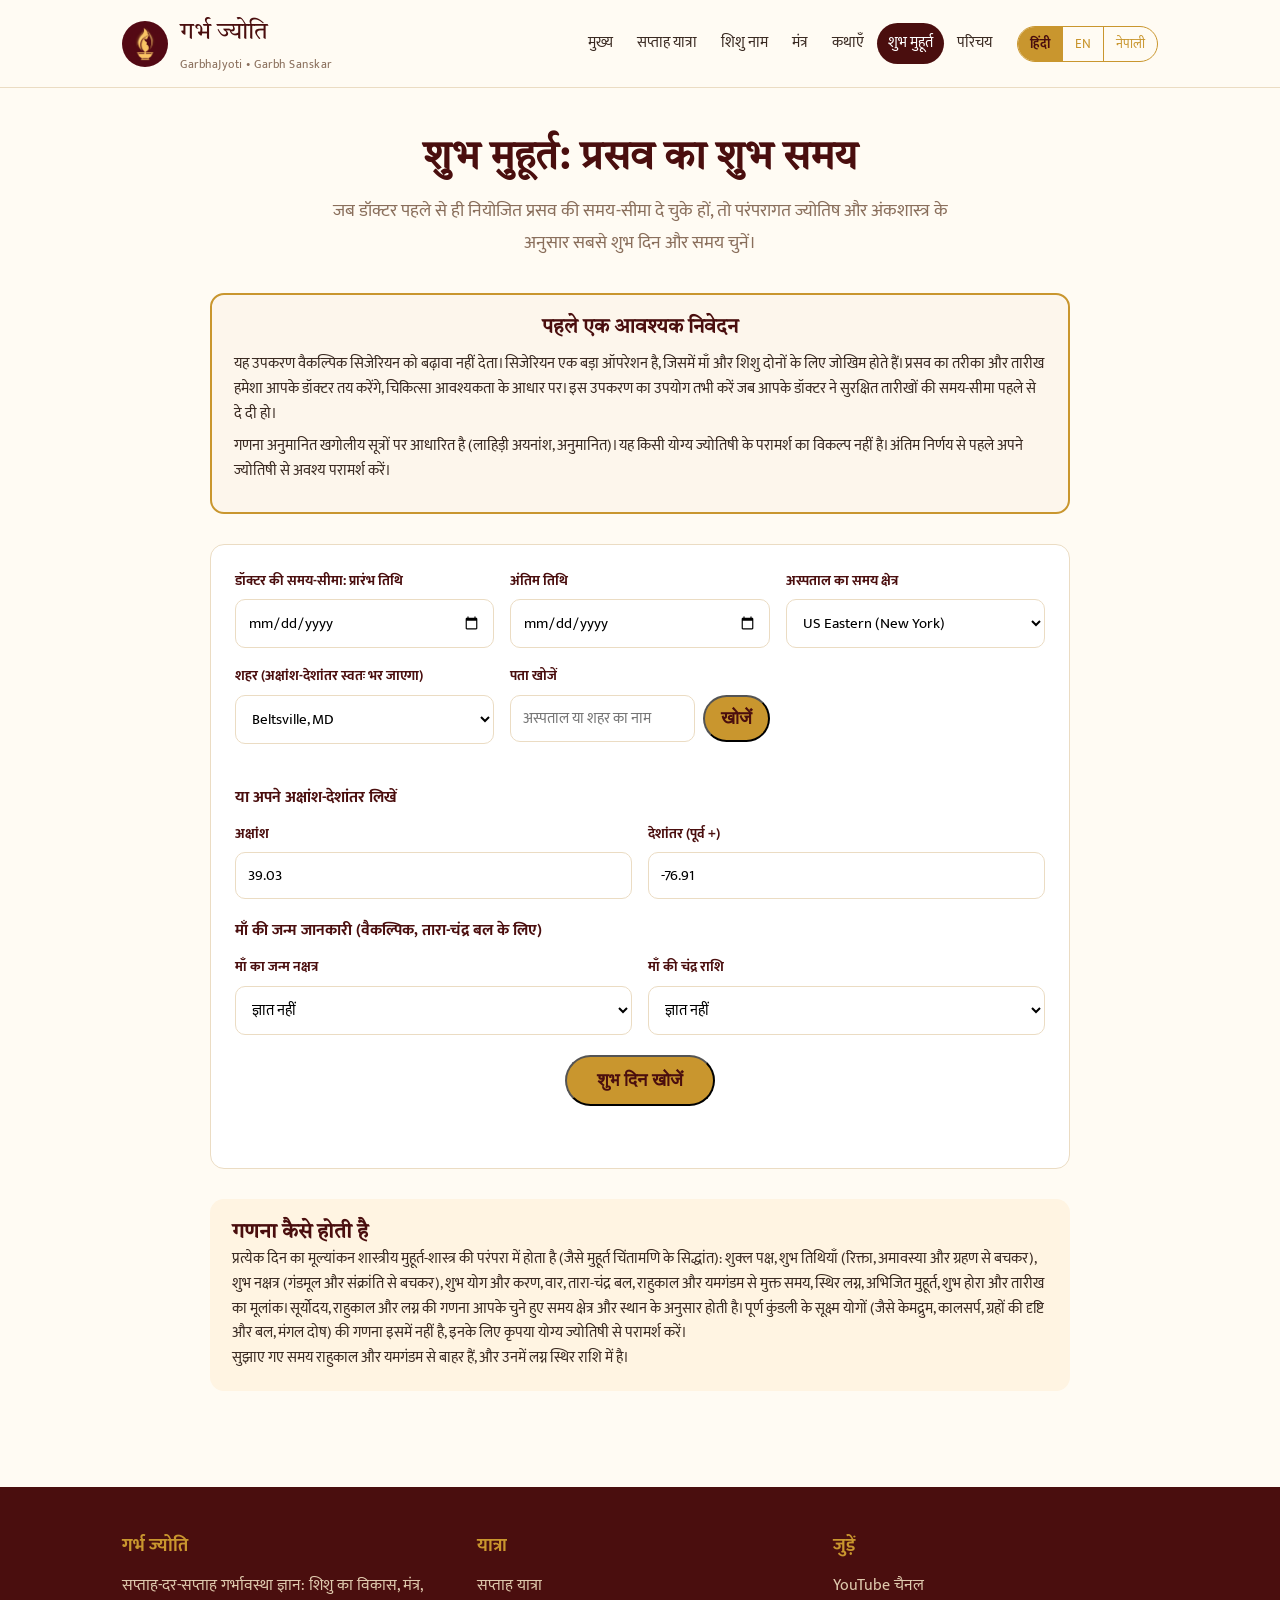
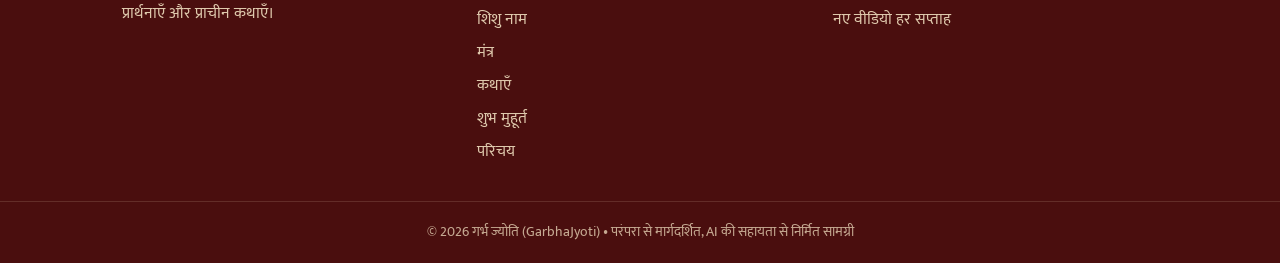
<file: shubh-muhurta.html>
<!DOCTYPE html>
<html lang="hi">
<head>
<meta charset="UTF-8">
<meta name="viewport" content="width=device-width, initial-scale=1.0">
<title>शुभ मुहूर्त | गर्भ ज्योति</title>
<meta name="description" content="नियोजित प्रसव के लिए शुभ दिन और समय: तिथि, नक्षत्र, योग, लग्न और अंकशास्त्र।">
<link rel="preconnect" href="https://fonts.googleapis.com">
<link rel="preconnect" href="https://fonts.gstatic.com" crossorigin>
<link href="https://fonts.googleapis.com/css2?family=Tiro+Devanagari+Hindi&family=Mukta:wght@400;500;600;700&display=swap" rel="stylesheet">
<link rel="stylesheet" href="assets/style.css">
<link rel="icon" href="assets/img/logo.png">
<style>
.mu-disc { background: #fdf6ec; border: 2px solid var(--gold); border-radius: 14px; padding: 20px 22px; margin: 0 auto 30px; max-width: 860px; }
.mu-disc h3 { margin: 0 0 10px; color: var(--maroon); font-size: 20px; text-align: center; }
.mu-disc p { margin: 8px 0; font-size: 15px; line-height: 1.65; }
.mu-form { background: #fff; border: 1px solid var(--line); border-radius: 14px; padding: 24px; max-width: 860px; margin: 0 auto 30px; }
.mu-grid { display: grid; grid-template-columns: repeat(auto-fit, minmax(200px, 1fr)); gap: 16px; margin-bottom: 16px; }
.mu-field label { display: block; font-weight: 700; font-size: 14px; margin-bottom: 6px; color: var(--maroon); }
.mu-field input, .mu-field select { width: 100%; padding: 10px 12px; border: 1px solid var(--line); border-radius: 10px; font-size: 15px; font-family: inherit; background: #fff; }
.mu-sec { font-weight: 700; color: var(--maroon); margin: 18px 0 10px; font-size: 16px; }
.mu-center { text-align: center; margin-top: 20px; }
.mu-day { background: #fff; border: 1px solid var(--line); border-radius: 14px; padding: 20px 22px; margin: 0 auto 18px; max-width: 860px; }
.mu-dayhead { display: flex; align-items: center; justify-content: space-between; gap: 12px; flex-wrap: wrap; margin-bottom: 12px; }
.mu-date { font-size: 21px; font-weight: 700; color: var(--maroon); }
.mu-verdict { font-size: 14px; font-weight: 700; border-radius: 999px; padding: 5px 14px; }
.mu-v-uttam { background: #e7f6e7; color: #1d6b1d; border: 1px solid #bfe3bf; }
.mu-v-shubh { background: #fdf3e0; color: #8a5a00; border: 1px solid #f0dcae; }
.mu-v-madhyam { background: #f1f1f1; color: #555; border: 1px solid #ddd; }
.mu-v-avoid { background: #fdecea; color: #a02020; border: 1px solid #f5c6c0; }
.mu-facts { display: grid; grid-template-columns: repeat(auto-fit, minmax(150px, 1fr)); gap: 10px; margin: 12px 0; }
.mu-fact { background: var(--cream2); border-radius: 10px; padding: 8px 12px; font-size: 14px; }
.mu-fact b { display: block; font-size: 12px; color: var(--muted); font-weight: 600; }
.mu-avoidbox { background: #fdf1ef; border-radius: 10px; padding: 10px 14px; font-size: 14px; margin: 10px 0; }
.mu-win { background: #f2f9f0; border: 1px solid #cfe6c9; border-radius: 10px; padding: 10px 14px; font-size: 15px; margin: 8px 0; }
.mu-win b { color: #1d6b1d; }
.mu-why { font-size: 13px; color: var(--muted); margin-top: 10px; }
.mu-why summary { cursor: pointer; font-weight: 700; }
.mu-how { max-width: 860px; margin: 10px auto 0; background: var(--cream2); border-radius: 14px; padding: 20px 22px; }
.mu-how h3 { margin-top: 0; color: var(--maroon); }
.mu-how p { font-size: 15px; line-height: 1.65; }
#mu-msg { text-align: center; font-weight: 700; color: #a02020; min-height: 26px; margin: 6px 0; }
</style>
</head>
<body>
<script src="assets/i18n.min.js?v=13"></script>
<script src="assets/site.min.js?v=13"></script>
<script src="assets/muhurta.min.js?v=13"></script>

<section class="block" style="padding-top: 44px;">
  <div class="wrap">
    <h2 style="font-size: 40px;" data-i18n="mu_title"></h2>
    <p class="sub" data-i18n="mu_sub"></p>

    <div class="mu-disc">
      <h3 data-i18n="mu_disc_t"></h3>
      <p data-i18n="mu_disc_med"></p>
      <p data-i18n="mu_disc_astro"></p>
    </div>

    <div class="mu-form">
      <div class="mu-grid">
        <div class="mu-field"><label data-i18n="mu_from"></label><input type="date" id="mu-from"></div>
        <div class="mu-field"><label data-i18n="mu_to"></label><input type="date" id="mu-to"></div>
        <div class="mu-field"><label data-i18n="mu_tz"></label><select id="mu-tz"></select></div>
        <div class="mu-field"><label data-i18n="mu_city"></label><select id="mu-city"></select></div>
        <div class="mu-field"><label data-i18n="mu_addr"></label>
          <div style="display:flex;gap:8px;">
            <input type="text" id="mu-addr" style="flex:1;min-width:0;">
            <button class="btn btn-gold" type="button" onclick="findAddress()" data-i18n="mu_find" style="white-space:nowrap;padding:10px 16px;"></button>
          </div>
          <div id="mu-addr-msg" style="font-size:13px;color:var(--muted);margin-top:6px;min-height:18px;"></div>
        </div>
      </div>
      <div class="mu-sec" data-i18n="mu_custom"></div>
      <div class="mu-grid">
        <div class="mu-field"><label data-i18n="mu_lat"></label><input type="number" id="mu-lat" step="0.01" value="39.03"></div>
        <div class="mu-field"><label data-i18n="mu_lon"></label><input type="number" id="mu-lon" step="0.01" value="-76.91"></div>
      </div>
      <div class="mu-sec" data-i18n="mu_mom_t"></div>
      <div class="mu-grid">
        <div class="mu-field"><label data-i18n="mu_mom_nak"></label><select id="mu-momnak"></select></div>
        <div class="mu-field"><label data-i18n="mu_mom_rashi"></label><select id="mu-momrashi"></select></div>
      </div>
      <div class="mu-center">
        <button class="btn btn-gold" onclick="calcMuhurta()" data-i18n="mu_btn"></button>
        <p id="mu-msg"></p>
      </div>
    </div>

    <div id="mu-results"></div>

    <div class="mu-how">
      <h3 data-i18n="mu_how_t"></h3>
      <p data-i18n="mu_how_d"></p>
      <p data-i18n="mu_win_note"></p>
    </div>
  </div>
</section>

<script>
function T(k, v) { return window.I18N.t(k, v); }
function L() { return window.I18N.lang; }

var MU_TZ = [
  ["America/New_York", "US Eastern (New York)"], ["America/Chicago", "US Central (Chicago)"],
  ["America/Denver", "US Mountain (Denver)"], ["America/Los_Angeles", "US Pacific (Los Angeles)"],
  ["America/Anchorage", "Alaska"], ["Pacific/Honolulu", "Hawaii"],
  ["America/Toronto", "Toronto"], ["America/Vancouver", "Vancouver"],
  ["Europe/London", "London"], ["Europe/Paris", "Paris"], ["Europe/Berlin", "Berlin"],
  ["Asia/Dubai", "Dubai"], ["Asia/Kathmandu", "Kathmandu"], ["Asia/Kolkata", "Kolkata / Delhi"],
  ["Asia/Singapore", "Singapore"], ["Asia/Bangkok", "Bangkok"], ["Asia/Tokyo", "Tokyo"],
  ["Australia/Sydney", "Sydney"], ["Australia/Melbourne", "Melbourne"], ["Pacific/Auckland", "Auckland"]
];
var MU_CITIES = [
  ["Beltsville, MD", 39.03, -76.91, "America/New_York"],
  ["Washington, DC", 38.90, -77.04, "America/New_York"],
  ["New York", 40.71, -74.00, "America/New_York"],
  ["Chicago", 41.88, -87.63, "America/Chicago"],
  ["Houston", 29.76, -95.37, "America/Chicago"],
  ["Los Angeles", 34.05, -118.24, "America/Los_Angeles"],
  ["Toronto", 43.65, -79.38, "America/Toronto"],
  ["London", 51.50, -0.13, "Europe/London"],
  ["Dubai", 25.20, 55.27, "Asia/Dubai"],
  ["Kathmandu", 27.72, 85.32, "Asia/Kathmandu"],
  ["Delhi", 28.61, 77.21, "Asia/Kolkata"],
  ["Mumbai", 19.08, 72.88, "Asia/Kolkata"],
  ["Sydney", -33.87, 151.21, "Australia/Sydney"]
];

function fillSelects() {
  var tz = document.getElementById("mu-tz");
  tz.innerHTML = MU_TZ.map(function (z) {
    return '<option value="' + z[0] + '"' + (z[0] === "America/New_York" ? " selected" : "") + ">" + z[1] + "</option>";
  }).join("");
  var city = document.getElementById("mu-city");
  city.innerHTML = MU_CITIES.map(function (c, i) {
    return '<option value="' + i + '"' + (i === 0 ? " selected" : "") + ">" + c[0] + "</option>";
  }).join("");
  city.addEventListener("change", function () {
    var c = MU_CITIES[+city.value];
    document.getElementById("mu-lat").value = c[1];
    document.getElementById("mu-lon").value = c[2];
    tz.value = c[3];
  });
  var mn = document.getElementById("mu-momnak");
  mn.innerHTML = '<option value="">' + T("mu_notset") + "</option>" +
    window.MUHURTA.NAK_NAMES.map(function (n, i) { return '<option value="' + i + '">' + n + "</option>"; }).join("");
  var mr = document.getElementById("mu-momrashi");
  mr.innerHTML = '<option value="">' + T("mu_notset") + "</option>" +
    window.MUHURTA.RASHI_NAMES.map(function (n, i) { return '<option value="' + i + '">' + n + "</option>"; }).join("");
}

function fmtDate(y, mo, d, tz) {
  var loc = L() === "ne" ? "ne-NP" : L() === "en" ? "en-US" : "hi-IN";
  return new Intl.DateTimeFormat(loc, { timeZone: tz, weekday: "long", day: "numeric", month: "long", year: "numeric" })
    .format(new Date(window.MUHURTA.localToUTC(tz, y, mo, d, 12, 0)));
}

function verdictClass(v) { return "mu-v-" + v; }

function calcMuhurta() {
  var msg = document.getElementById("mu-msg");
  msg.textContent = "";
  var f = document.getElementById("mu-from").value, t = document.getElementById("mu-to").value;
  if (!f || !t) { msg.textContent = T("mu_err_dates"); return; }
  var fp = f.split("-").map(Number), tp = t.split("-").map(Number);
  var days = Math.round((Date.UTC(tp[0], tp[1] - 1, tp[2]) - Date.UTC(fp[0], fp[1] - 1, fp[2])) / 86400000);
  if (days < 0 || days > 45) { msg.textContent = T("mu_err_range"); return; }
  var tz = document.getElementById("mu-tz").value;
  var lat = parseFloat(document.getElementById("mu-lat").value);
  var lon = parseFloat(document.getElementById("mu-lon").value);
  var momNak = document.getElementById("mu-momnak").value;
  var momRashi = document.getElementById("mu-momrashi").value;
  var res = window.MUHURTA.compute({
    fromY: fp[0], fromMo: fp[1], fromD: fp[2], toY: tp[0], toMo: tp[1], toD: tp[2],
    tz: tz, lat: lat, lon: lon,
    momNak: momNak === "" ? null : +momNak, momRashi: momRashi === "" ? null : +momRashi
  });
  renderResults(res, tz);
}

function fact(label, val) {
  return '<div class="mu-fact"><b>' + label + "</b>" + val + "</div>";
}
function numTag(n) {
  return n + " (" + (n === 4 || n === 8 ? T("mu_unfav") : [1, 3, 5, 6, 9].indexOf(n) >= 0 ? T("mu_fav") : T("mu_neu")) + ")";
}

// Date pickers: keep the "to" calendar on the same month as "from" (and vice versa),
// so picking a December window does not force scrolling from the current month.
function syncDatePickers() {
  var fromEl = document.getElementById("mu-from"), toEl = document.getElementById("mu-to");
  fromEl.addEventListener("change", function () {
    if (fromEl.value) {
      toEl.min = fromEl.value;
      if (toEl.value && toEl.value < fromEl.value) toEl.value = fromEl.value;
    } else { toEl.removeAttribute("min"); }
  });
  toEl.addEventListener("focus", function () {
    if (!toEl.value && fromEl.value) toEl.value = fromEl.value;
  });
  fromEl.addEventListener("focus", function () {
    if (!fromEl.value && toEl.value) fromEl.value = toEl.value;
  });
}

// Human-readable score breakdown labels
var MU_PTS_LABELS = {
  "paksha": { hi: "शुक्ल पक्ष", en: "Shukla paksha", ne: "शुक्ल पक्ष" },
  "tithi-purnima": { hi: "पूर्णिमा", en: "Purnima", ne: "पूर्णिमा" },
  "tithi-amavasya": { hi: "अमावस्या (बचें)", en: "Amavasya (avoid)", ne: "औंसी (बच्नुहोस्)" },
  "tithi-rikta": { hi: "रिक्ता तिथि (बचें)", en: "Rikta tithi (avoid)", ne: "रिक्ता तिथि (बच्नुहोस्)" },
  "tithi-good": { hi: "शुभ तिथि", en: "Auspicious tithi", ne: "शुभ तिथि" },
  "tithi-ok": { hi: "तिथि ठीक", en: "Tithi OK", ne: "तिथि ठीक" },
  "tithi-other": { hi: "तिथि कमजोर", en: "Weak tithi", ne: "कमजोर तिथि" },
  "vara": { hi: "वार", en: "Weekday", ne: "बार" },
  "nak-good": { hi: "शुभ नक्षत्र", en: "Auspicious nakshatra", ne: "शुभ नक्षत्र" },
  "nak-bad": { hi: "नक्षत्र से बचें", en: "Avoid nakshatra", ne: "नक्षत्रबाट बच्नुहोस्" },
  "gandmoola": { hi: "गंडमूल (बचें)", en: "Gandmoola pada (avoid)", ne: "गण्डमूल (बच्नुहोस्)" },
  "yoga-good": { hi: "शुभ योग", en: "Auspicious yoga", ne: "शुभ योग" },
  "yoga-bad": { hi: "योग से बचें", en: "Avoid yoga", ne: "योगबाट बच्नुहोस्" },
  "karana-vishti": { hi: "विष्टि करण (बचें)", en: "Vishti karana (avoid)", ne: "विष्टि करण (बच्नुहोस्)" },
  "karana-good": { hi: "शुभ करण", en: "Auspicious karana", ne: "शुभ करण" },
  "tara-good": { hi: "तारा बल शुभ", en: "Tara bala favorable", ne: "तारा बल शुभ" },
  "tara-bad": { hi: "तारा बल अशुभ", en: "Tara bala unfavorable", ne: "तारा बल अशुभ" },
  "chandra-good": { hi: "चंद्र बल शुभ", en: "Chandra bala favorable", ne: "चन्द्र बल शुभ" },
  "chandra-bad": { hi: "चंद्र बल कमजोर", en: "Chandra bala weak", ne: "चन्द्र बल कमजोर" },
  "numero-mulank": { hi: "मूलांक", en: "Mulank", ne: "मूलाङ्क" },
  "numero-bhagyank": { hi: "भाग्यांक", en: "Bhagyank", ne: "भाग्याङ्क" },
  "sankranti": { hi: "संक्रांति (बचें)", en: "Sankranti (avoid)", ne: "संक्रान्ति (बच्नुहोस्)" },
  "eclipse": { hi: "ग्रहण (बचें)", en: "Eclipse (avoid)", ne: "ग्रहण (बच्नुहोस्)" }
};
function ptLabel(k) { var m = MU_PTS_LABELS[k]; return m ? m[L()] : k; }

// Address lookup via OpenStreetMap Nominatim (free, no key needed).
// Fills latitude/longitude so sunrise, Rahu Kalam and lagna match the hospital.
function findAddress() {
  var q = document.getElementById("mu-addr").value.trim();
  var msg = document.getElementById("mu-addr-msg");
  if (!q) return;
  msg.textContent = "...";
  fetch("https://nominatim.openstreetmap.org/search?format=json&limit=1&q=" + encodeURIComponent(q))
    .then(function (r) { return r.json(); })
    .then(function (arr) {
      if (arr && arr.length) {
        document.getElementById("mu-lat").value = (+arr[0].lat).toFixed(2);
        document.getElementById("mu-lon").value = (+arr[0].lon).toFixed(2);
        msg.textContent = arr[0].display_name.split(",").slice(0, 3).join(",").trim();
      } else { msg.textContent = T("mu_addr_none"); }
    })
    .catch(function () { msg.textContent = T("mu_addr_err"); });
}

function renderResults(days, tz) {
  var box = document.getElementById("mu-results");
  var M = window.MUHURTA, lang = L();
  var html = '<p class="sub" style="margin-bottom:20px;">' + T("mu_best") + " (" + days.length + ")</p>";
  html += days.map(function (d) {
    var pg = d.pg;
    var vLabel = { uttam: T("mu_v_uttam"), shubh: T("mu_v_shubh"), madhyam: T("mu_v_madhyam"), avoid: T("mu_v_avoid") }[d.verdict];
    var h = '<div class="mu-day"><div class="mu-dayhead"><div class="mu-date">' + fmtDate(d.y, d.mo, d.d, tz) + "</div>" +
      '<div><span class="mu-verdict ' + verdictClass(d.verdict) + '">' + vLabel + '</span> ' +
      '<span style="font-size:13px;color:var(--muted);">' + T("mu_score") + ": " + d.score + "</span></div></div>";
    h += '<div class="mu-facts">';
    h += fact(T("mu_tithi"), pg.tithiName + " (" + T(pg.paksha === "shukla" ? "mu_paksha_shukla" : "mu_paksha_krishna") + ")");
    h += fact(T("mu_vara"), M.VARA_NAMES[lang][d.weekday]);
    h += fact(T("mu_nak"), pg.nakName + " (pada " + pg.pada + ")");
    h += fact(T("mu_yoga"), pg.yogaName);
    h += fact(T("mu_karana"), pg.karanaName);
    h += fact(T("mu_mulank"), numTag(d.mulank));
    h += fact(T("mu_num"), numTag(d.numRoot));
    if (d.tara) h += fact(T("mu_tara"), M.TARA_NAMES[d.tara - 1] + " (" + ([2, 4, 6, 8, 9].indexOf(d.tara) >= 0 ? T("mu_fav") : T("mu_unfav")) + ")");
    if (d.chandra) h += fact(T("mu_chandra"), ([1, 3, 6, 7, 10, 11].indexOf(d.chandra) >= 0 ? T("mu_fav") : T("mu_unfav")));
    h += "</div>";
    h += '<div class="mu-avoidbox"><b>' + T("mu_avoid_t") + ":</b> " +
      T("mu_rahu") + " " + M.fmtTime(tz, d.inausp.rahu.from) + "–" + M.fmtTime(tz, d.inausp.rahu.to) + " · " +
      T("mu_yama") + " " + M.fmtTime(tz, d.inausp.yama.from) + "–" + M.fmtTime(tz, d.inausp.yama.to) + " · " +
      T("mu_rise") + " " + M.fmtTime(tz, d.sunrise) + " · " + T("mu_set") + " " + M.fmtTime(tz, d.sunset) + "</div>";
    if (d.abhijit) {
      h += '<div class="mu-win"><b>' + T("mu_abhijit") + ": " + M.fmtTime(tz, d.abhijit.from) + " – " + M.fmtTime(tz, d.abhijit.to) + "</b></div>";
    }
    if (d.windows.length) {
      h += '<div><b>' + T("mu_win_t") + ":</b></div>";
      d.windows.forEach(function (w) {
        h += '<div class="mu-win"><b>' + M.fmtTime(tz, w.from) + " – " + M.fmtTime(tz, w.to) + "</b> · " +
          T("mu_lagna") + ": " + w.lagnaName + (w.hora ? " · " + T("mu_hora") + ": " + w.hora : "") + "</div>";
      });
    }
    if (d.pts.length) {
      h += '<details class="mu-why"><summary>' + T("mu_why") + "</summary><div>" +
        d.pts.map(function (p) { return (p.n > 0 ? "+" : "") + p.n + " " + ptLabel(p.label); }).join(" · ") + "</div></details>";
    }
    return h + "</div>";
  }).join("");
  box.innerHTML = html;
}

document.addEventListener("DOMContentLoaded", function () {
  fillSelects();
  syncDatePickers();
  document.getElementById("mu-addr").placeholder = T("mu_addr_ph");
  document.getElementById("mu-addr").addEventListener("keydown", function (e) {
    if (e.key === "Enter") { e.preventDefault(); findAddress(); }
  });
  window.onLangChange = function () {
    fillSelects();
    document.getElementById("mu-addr").placeholder = T("mu_addr_ph");
  };
});
</script>

</body>
</html>
</file>
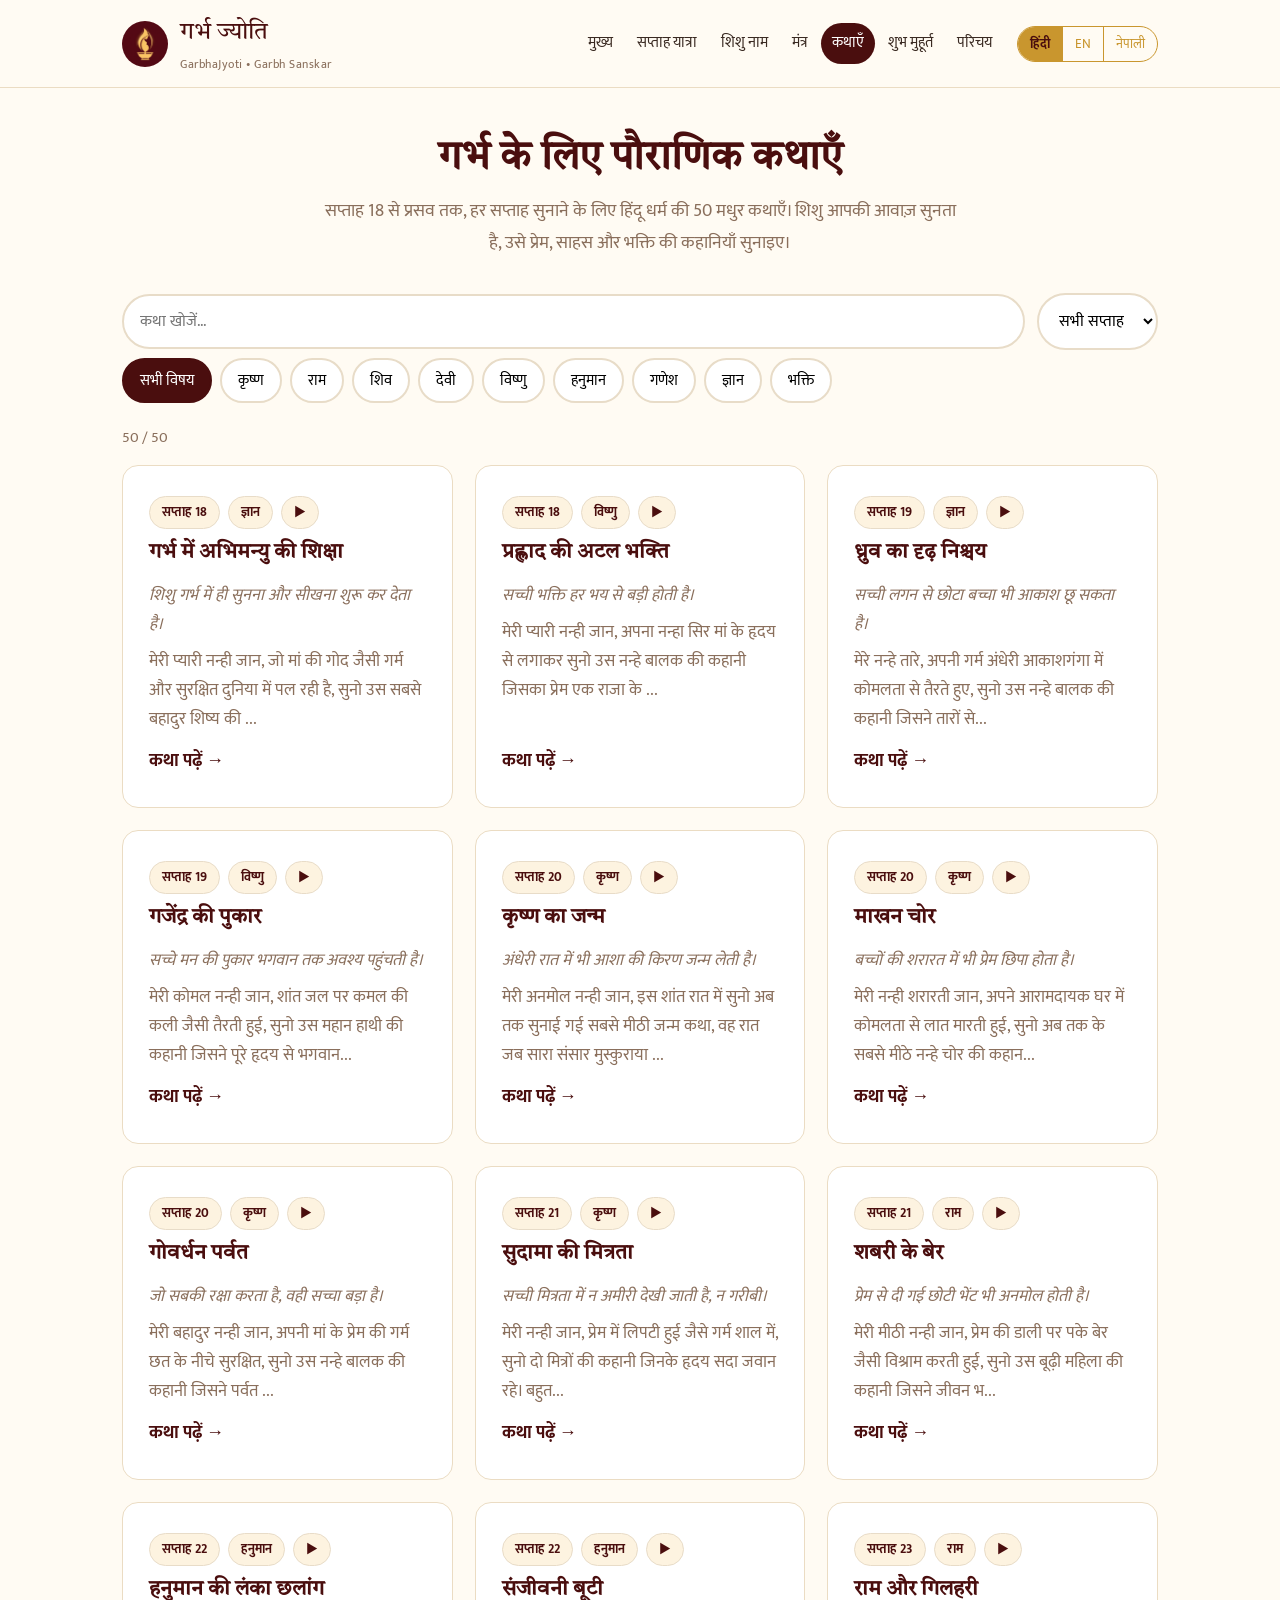
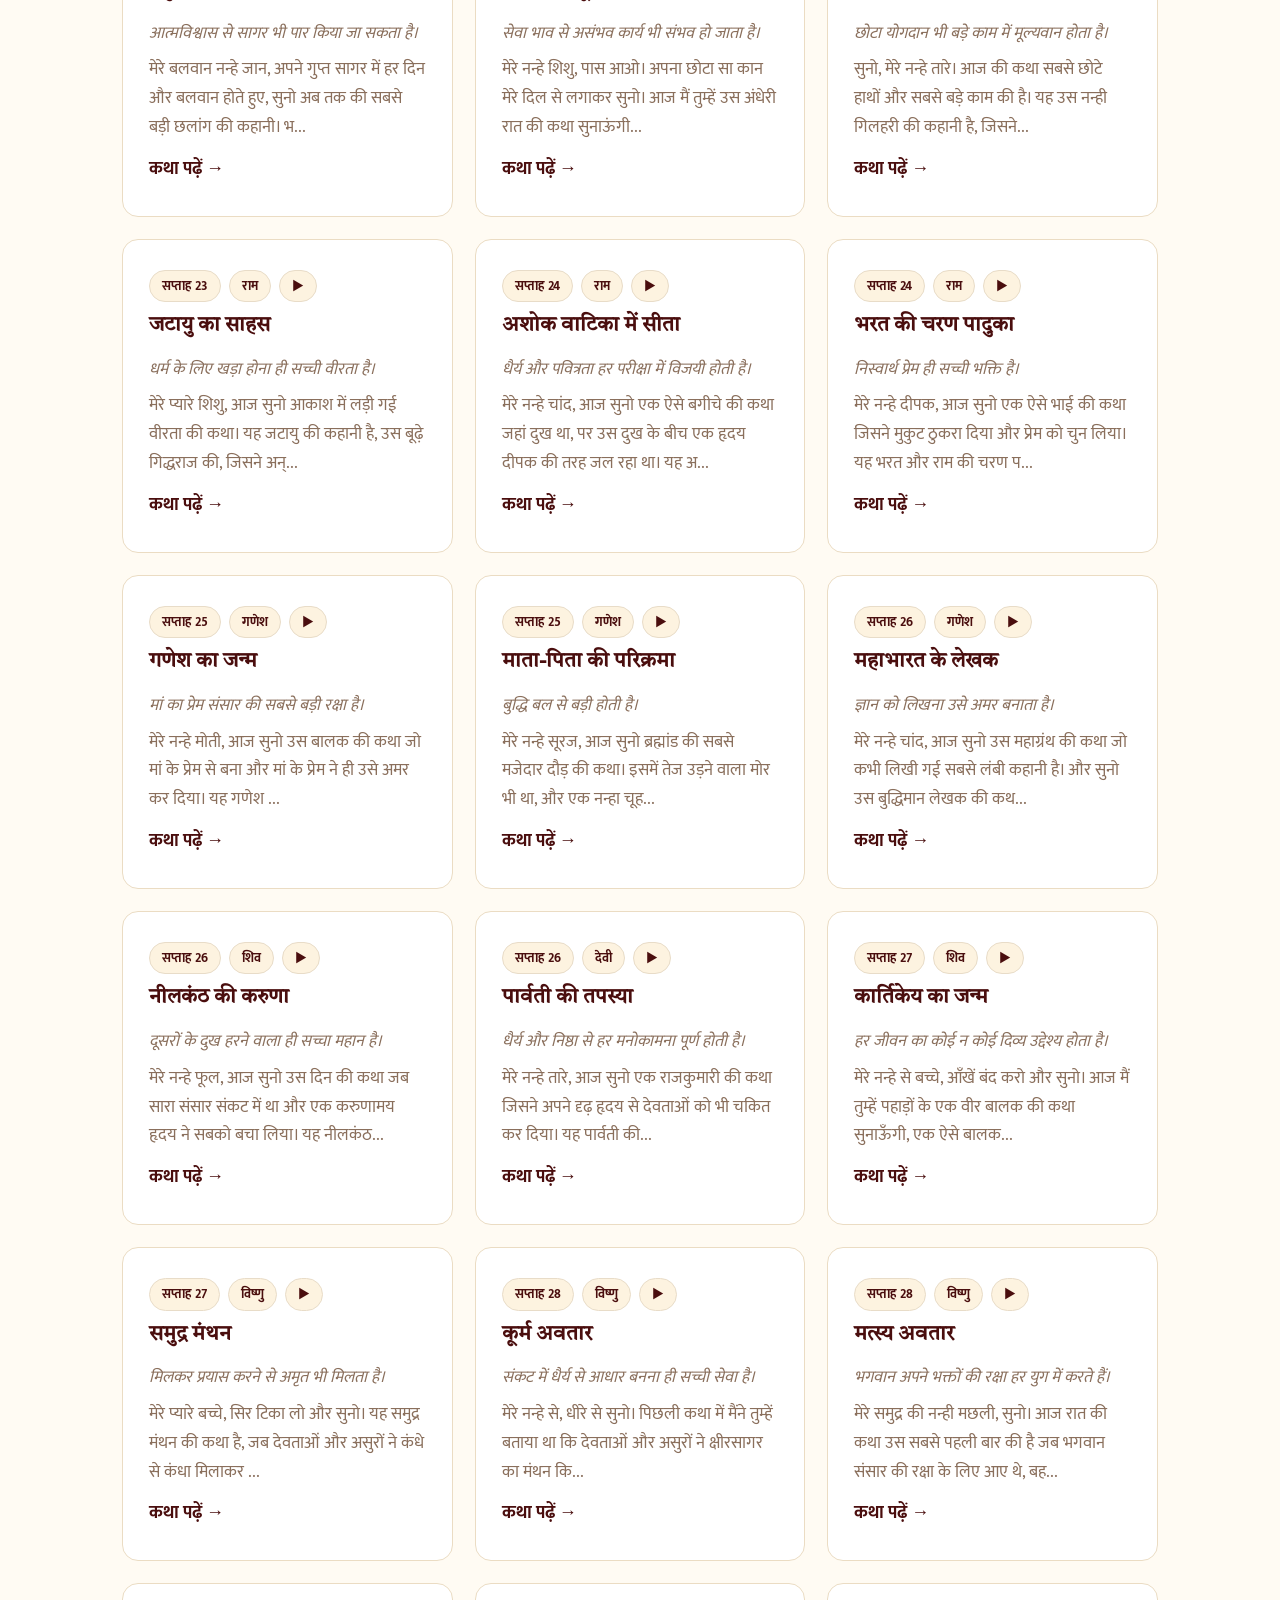
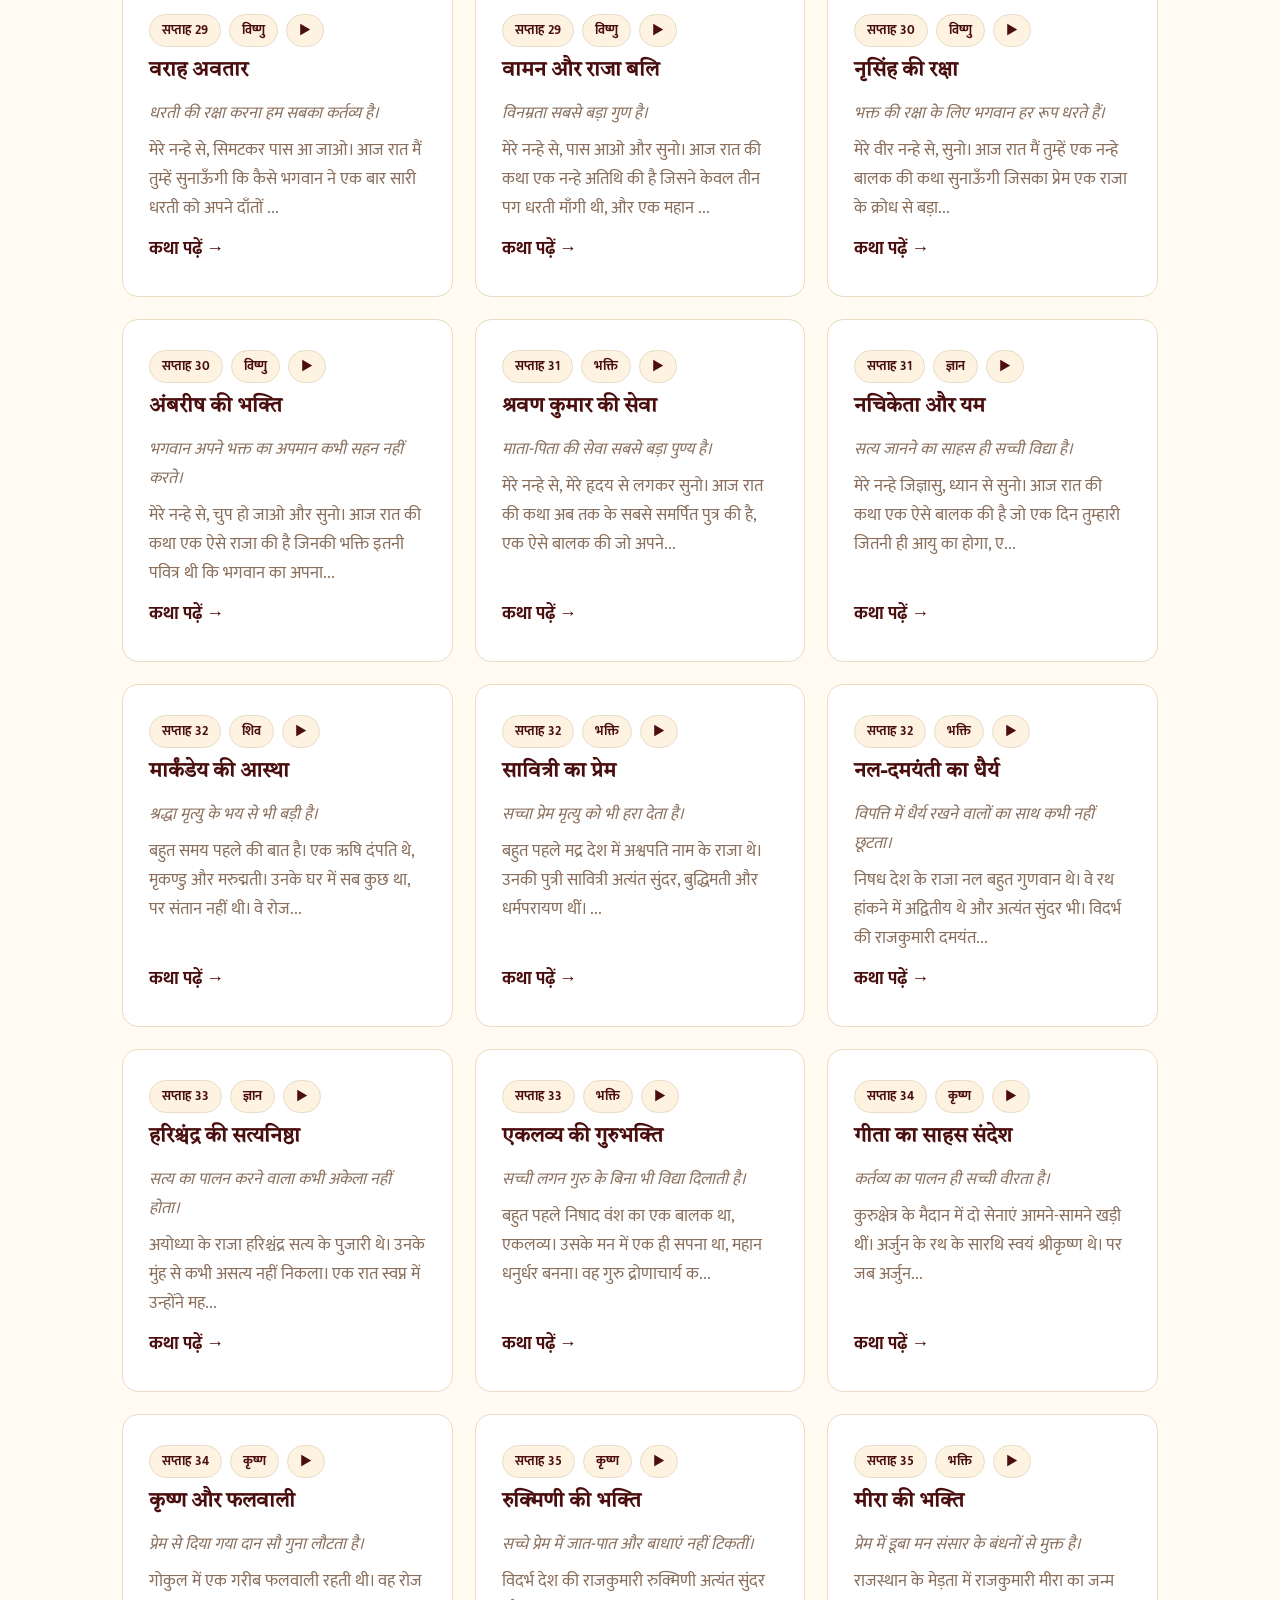
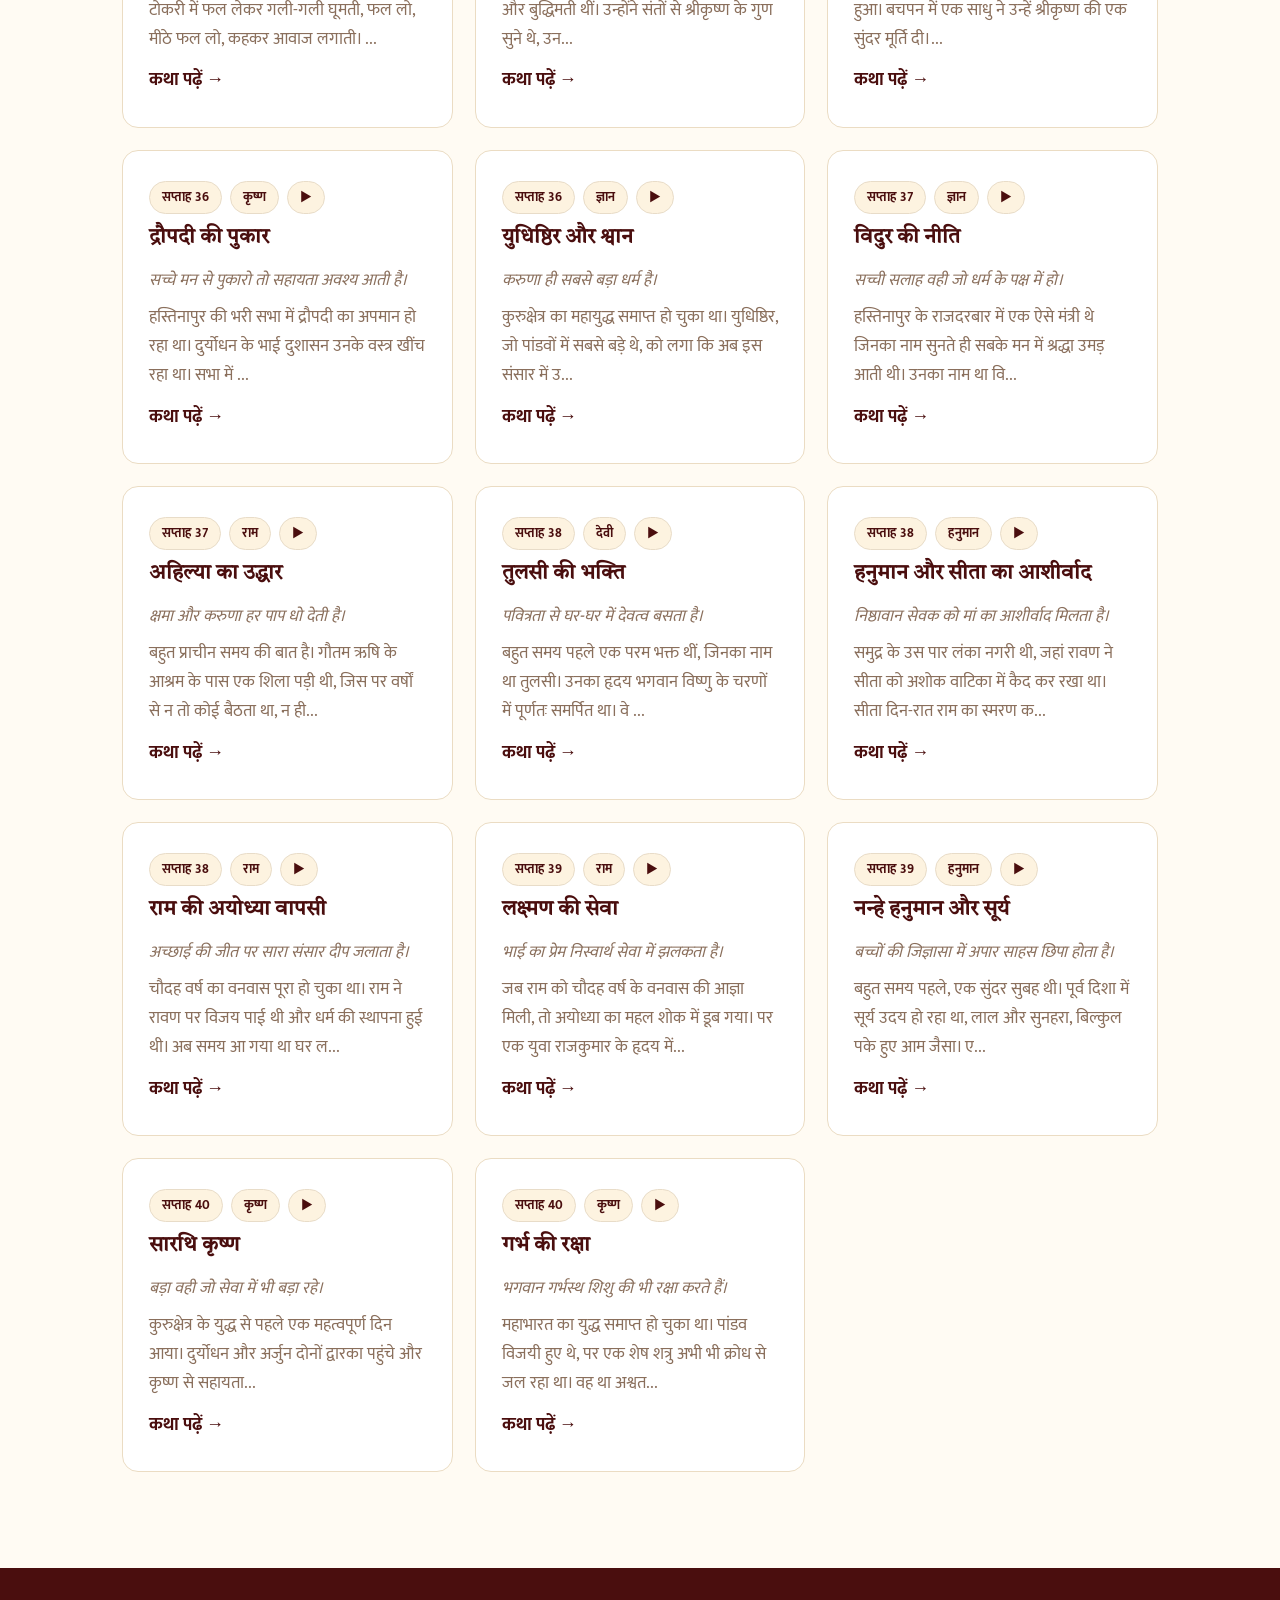
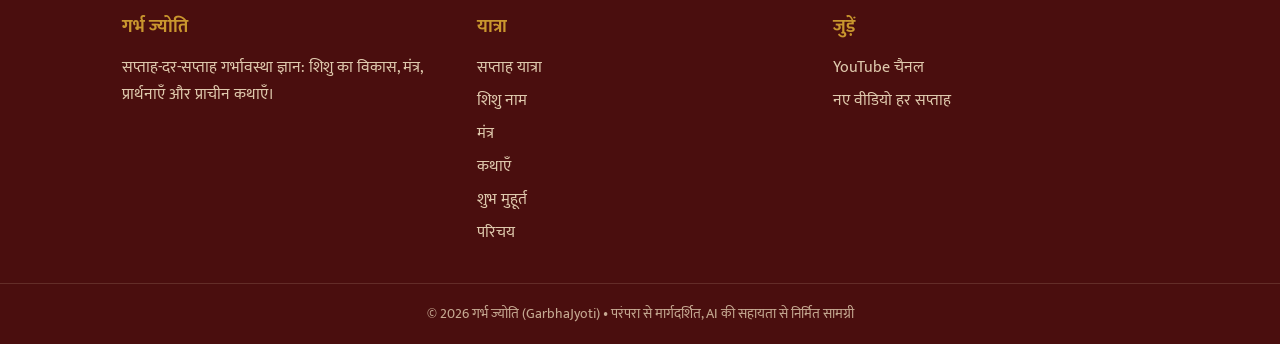
<file: stories.html>
<!DOCTYPE html>
<html lang="hi">
<head>
<meta charset="UTF-8">
<meta name="viewport" content="width=device-width, initial-scale=1.0">
<title>पौराणिक कथाएँ | गर्भ ज्योति</title>
<meta name="description" content="गर्भ में शिशु को सुनाने के लिए हिंदू धर्म की 50 मधुर कथाएँ, सप्ताह 18 से प्रसव तक।">
<link rel="preconnect" href="https://fonts.googleapis.com">
<link rel="preconnect" href="https://fonts.gstatic.com" crossorigin>
<link href="https://fonts.googleapis.com/css2?family=Tiro+Devanagari+Hindi&family=Mukta:wght@400;500;600;700&display=swap" rel="stylesheet">
<link rel="stylesheet" href="assets/style.css">
<link rel="icon" href="assets/img/logo.png">
<style>
.st-filters { display: flex; gap: 12px; flex-wrap: wrap; align-items: center; margin: 26px 0 8px; }
.st-filters input[type="search"] { flex: 1 1 220px; padding: 12px 16px; border: 2px solid #e8dcc8; border-radius: 999px; font-size: 16px; font-family: inherit; background: #fff; }
.st-filters select { padding: 12px 16px; border: 2px solid #e8dcc8; border-radius: 999px; font-size: 16px; font-family: inherit; background: #fff; }
.st-chips { display: flex; gap: 8px; flex-wrap: wrap; margin: 6px 0 22px; }
.st-chip { padding: 8px 16px; border-radius: 999px; border: 2px solid #e8dcc8; background: #fff; font-size: 15px; cursor: pointer; font-family: inherit; }
.st-chip.sel { background: var(--maroon); border-color: var(--maroon); color: #fff; }
.st-card { cursor: pointer; display: flex; flex-direction: column; }
.st-card h3 { font-size: 21px; margin: 10px 0 6px; }
.st-badges { display: flex; gap: 8px; flex-wrap: wrap; }
.st-badge { font-size: 13px; font-weight: 700; padding: 4px 12px; border-radius: 999px; background: #fdf3e0; color: var(--maroon); border: 1px solid #e8dcc8; }
.st-moral { font-style: italic; color: var(--muted); font-size: 15.5px; margin: 8px 0; }
.st-excerpt { color: #444; font-size: 16px; flex: 1; }
.st-read { color: var(--maroon); font-weight: 700; margin-top: 12px; display: inline-block; }
.st-modal-ov { position: fixed; inset: 0; background: rgba(40, 10, 10, 0.6); z-index: 200; display: flex; align-items: flex-start; justify-content: center; padding: 24px 16px; overflow-y: auto; }
.st-modal { background: #fffdf8; border-radius: 18px; max-width: 720px; width: 100%; padding: 34px 32px; box-shadow: 0 24px 60px rgba(0,0,0,0.25); position: relative; margin: auto 0; }
.st-modal h2 { font-size: 30px; margin: 12px 0 4px; line-height: 1.3; }
.st-modal .st-body { font-size: 18px; line-height: 1.85; color: #333; margin: 18px 0; }
.st-moralbox { background: #fdf3e0; border-left: 4px solid var(--gold); padding: 14px 18px; border-radius: 0 12px 12px 0; margin: 18px 0; }
.st-moralbox b { color: var(--maroon); }
.st-modal-nav { display: flex; gap: 10px; flex-wrap: wrap; margin-top: 22px; }
.st-x { position: absolute; top: 14px; right: 16px; font-size: 26px; background: none; border: none; cursor: pointer; color: var(--muted); }
.st-count { color: var(--muted); font-size: 15px; margin: 4px 0 0; }
.st-video-wrap { margin: 6px 0 4px; text-align: center; }
.st-video { width: auto; max-width: 100%; max-height: 52vh; border-radius: 14px; background: #1a0f0a; box-shadow: 0 10px 30px rgba(0,0,0,0.18); }
.st-video-label { margin-top: 8px; font-size: 15px; font-weight: 700; color: var(--maroon); }
.st-en-tag { display: inline-block; font-size: 12px; font-weight: 700; background: #fdf3e0; border: 1px solid #e8dcc8; color: var(--maroon); border-radius: 999px; padding: 2px 10px; margin-left: 6px; vertical-align: middle; }
@media (max-width: 600px) { .st-modal { padding: 26px 20px; } .st-modal h2 { font-size: 24px; } }
</style>
</head>
<body>
<script src="assets/i18n.min.js?v=13"></script>
<script src="assets/site.min.js?v=13"></script>
<script src="assets/stories.min.js?v=13"></script>

<section class="block" style="padding-top: 44px;">
  <div class="wrap">
    <h2 style="font-size: 40px;" data-i18n="st_title"></h2>
    <p class="sub" data-i18n="st_sub"></p>

    <div class="st-filters">
      <input type="search" id="st-q" data-i18n="st_search" oninput="renderStories()">
      <select id="st-week" onchange="renderStories()"></select>
    </div>
    <div class="st-chips" id="st-chips"></div>
    <p class="st-count" id="st-count"></p>
    <div class="cards" id="st-grid" style="margin-top: 14px;"></div>
    <p id="st-empty" style="display:none; text-align:center; color: var(--muted); padding: 30px 0;" data-i18n="st_no_res"></p>
  </div>
</section>

<div class="st-modal-ov" id="st-overlay" style="display:none;" onclick="if(event.target===this) closeStory()">
  <div class="st-modal">
    <button class="st-x" onclick="closeStory()" aria-label="close">×</button>
    <div id="st-reader"></div>
  </div>
</div>

<script>
var THEMES = ["krishna","rama","shiva","devi","vishnu","hanuman","ganesha","wisdom","devotion"];
var selTheme = "all", curId = null, filtered = [];
function T(k, v) { return window.I18N.t(k, v); }
function L() { return window.I18N.lang; }
function pad2(n) { return (n < 10 ? "0" : "") + n; }
function themeName(th) { return T("th_" + th); }

function initFilters() {
  var wsel = document.getElementById("st-week");
  var html = '<option value="all">' + T("st_all_weeks") + "</option>";
  for (var w = 18; w <= 40; w++) html += '<option value="' + w + '">' + T("st_week_badge", { w: w }) + "</option>";
  wsel.innerHTML = html;
  var qp = new URLSearchParams(location.search).get("week");
  if (qp && +qp >= 18 && +qp <= 40) wsel.value = qp;
  var chips = document.getElementById("st-chips");
  var ch = '<button class="st-chip sel" data-th="all" onclick="pickTheme(\'all\')">' + T("st_all_themes") + "</button>";
  THEMES.forEach(function (th) {
    ch += '<button class="st-chip" data-th="' + th + '" onclick="pickTheme(\'' + th + '\')">' + themeName(th) + "</button>";
  });
  chips.innerHTML = ch;
}
function pickTheme(th) {
  selTheme = th;
  document.querySelectorAll("#st-chips .st-chip").forEach(function (c) {
    c.classList.toggle("sel", c.getAttribute("data-th") === th);
  });
  renderStories();
}
function themeLabels(th) {
  var o = (window.I18N.STR && window.I18N.STR["th_" + th]) || {};
  return (o.hi || "") + " " + (o.en || "") + " " + (o.ne || "");
}
function storyMatches(s, q) {
  q = q.trim().toLowerCase();
  if (!q) return true;
  var L_ = L();
  return (s.title.hi + " " + s.title.en + " " + s.title.ne + " " + s.text[L_] + " " + themeLabels(s.th)).toLowerCase().indexOf(q) >= 0;
}
function renderStories() {
  var L_ = L();
  var q = document.getElementById("st-q").value;
  var wv = document.getElementById("st-week").value;
  filtered = window.STORIES.filter(function (s) {
    if (selTheme !== "all" && s.th !== selTheme) return false;
    if (wv !== "all" && s.wk !== +wv) return false;
    return storyMatches(s, q);
  });
  var grid = document.getElementById("st-grid");
  var html = "";
  filtered.forEach(function (s) {
    var excerpt = s.text[L_].length > 110 ? s.text[L_].slice(0, 110) + "..." : s.text[L_];
    html += '<div class="card st-card" onclick="openStory(' + s.id + ')">' +
      '<div class="st-badges"><span class="st-badge">' + T("st_week_badge", { w: s.wk }) + '</span>' +
      '<span class="st-badge">' + themeName(s.th) + '</span><span class="st-badge" title="video">▶</span></div>' +
      "<h3>" + s.title[L_] + "</h3>" +
      '<p class="st-moral">' + s.moral[L_] + "</p>" +
      '<p class="st-excerpt">' + excerpt + "</p>" +
      '<span class="st-read">' + T("st_read") + " →</span></div>";
  });
  grid.innerHTML = html;
  document.getElementById("st-empty").style.display = filtered.length ? "none" : "block";
  document.getElementById("st-count").textContent = filtered.length + " / " + window.STORIES.length;
}
function openStory(id) {
  curId = id;
  renderReader();
  document.getElementById("st-overlay").style.display = "flex";
  document.body.style.overflow = "hidden";
}
function closeStory() {
  document.getElementById("st-overlay").style.display = "none";
  document.body.style.overflow = "";
}
function stepStory(d) {
  var i = filtered.findIndex(function (s) { return s.id === curId; });
  if (i < 0) return;
  var n = filtered[(i + d + filtered.length) % filtered.length];
  curId = n.id;
  renderReader();
  document.getElementById("st-overlay").scrollTop = 0;
}
function renderReader() {
  var L_ = L();
  var s = window.STORIES[curId - 1];
  var prevDis = filtered.length > 1 ? "" : " disabled";
  var vid = "assets/video/stories/story-" + pad2(s.id);
  document.getElementById("st-reader").innerHTML =
    '<div class="st-badges"><span class="st-badge">' + T("st_week_badge", { w: s.wk }) + '</span>' +
    '<span class="st-badge">' + themeName(s.th) + "</span></div>" +
    "<h2>" + s.title[L_] + "</h2>" +
    '<div class="st-video-wrap"><video class="st-video" controls playsinline preload="none" poster="' + vid + '.jpg" src="' + vid + '.mp4"></video>' +
    '<div class="st-video-label">' + T("st_watch") + '<span class="st-en-tag">English</span></div></div>' +
    '<div class="st-moralbox"><b>' + T("st_moral") + ":</b> " + s.moral[L_] + "</div>" +
    '<div class="st-body">' + s.text[L_] + "</div>" +
    '<div class="st-modal-nav">' +
        '<button class="btn btn-outline" onclick="stepStory(-1)"' + prevDis + ">" + T("st_prev") + "</button>" +
    '<button class="btn btn-outline" onclick="stepStory(1)"' + prevDis + ">" + T("st_next") + "</button>" +
    '<button class="btn btn-outline" onclick="closeStory()">' + T("st_close") + "</button></div>";
}
window.onLangChange = function () {
  initFilters();
  pickTheme(selTheme);
  if (document.getElementById("st-overlay").style.display === "flex") { renderReader(); }
};
document.addEventListener("DOMContentLoaded", function () {
  initFilters();
  renderStories();
  document.addEventListener("keydown", function (e) {
    if (document.getElementById("st-overlay").style.display === "flex") {
      if (e.key === "Escape") closeStory();
      if (e.key === "ArrowRight") stepStory(1);
      if (e.key === "ArrowLeft") stepStory(-1);
    }
  });
});
</script>
</body>
</html>
</file>
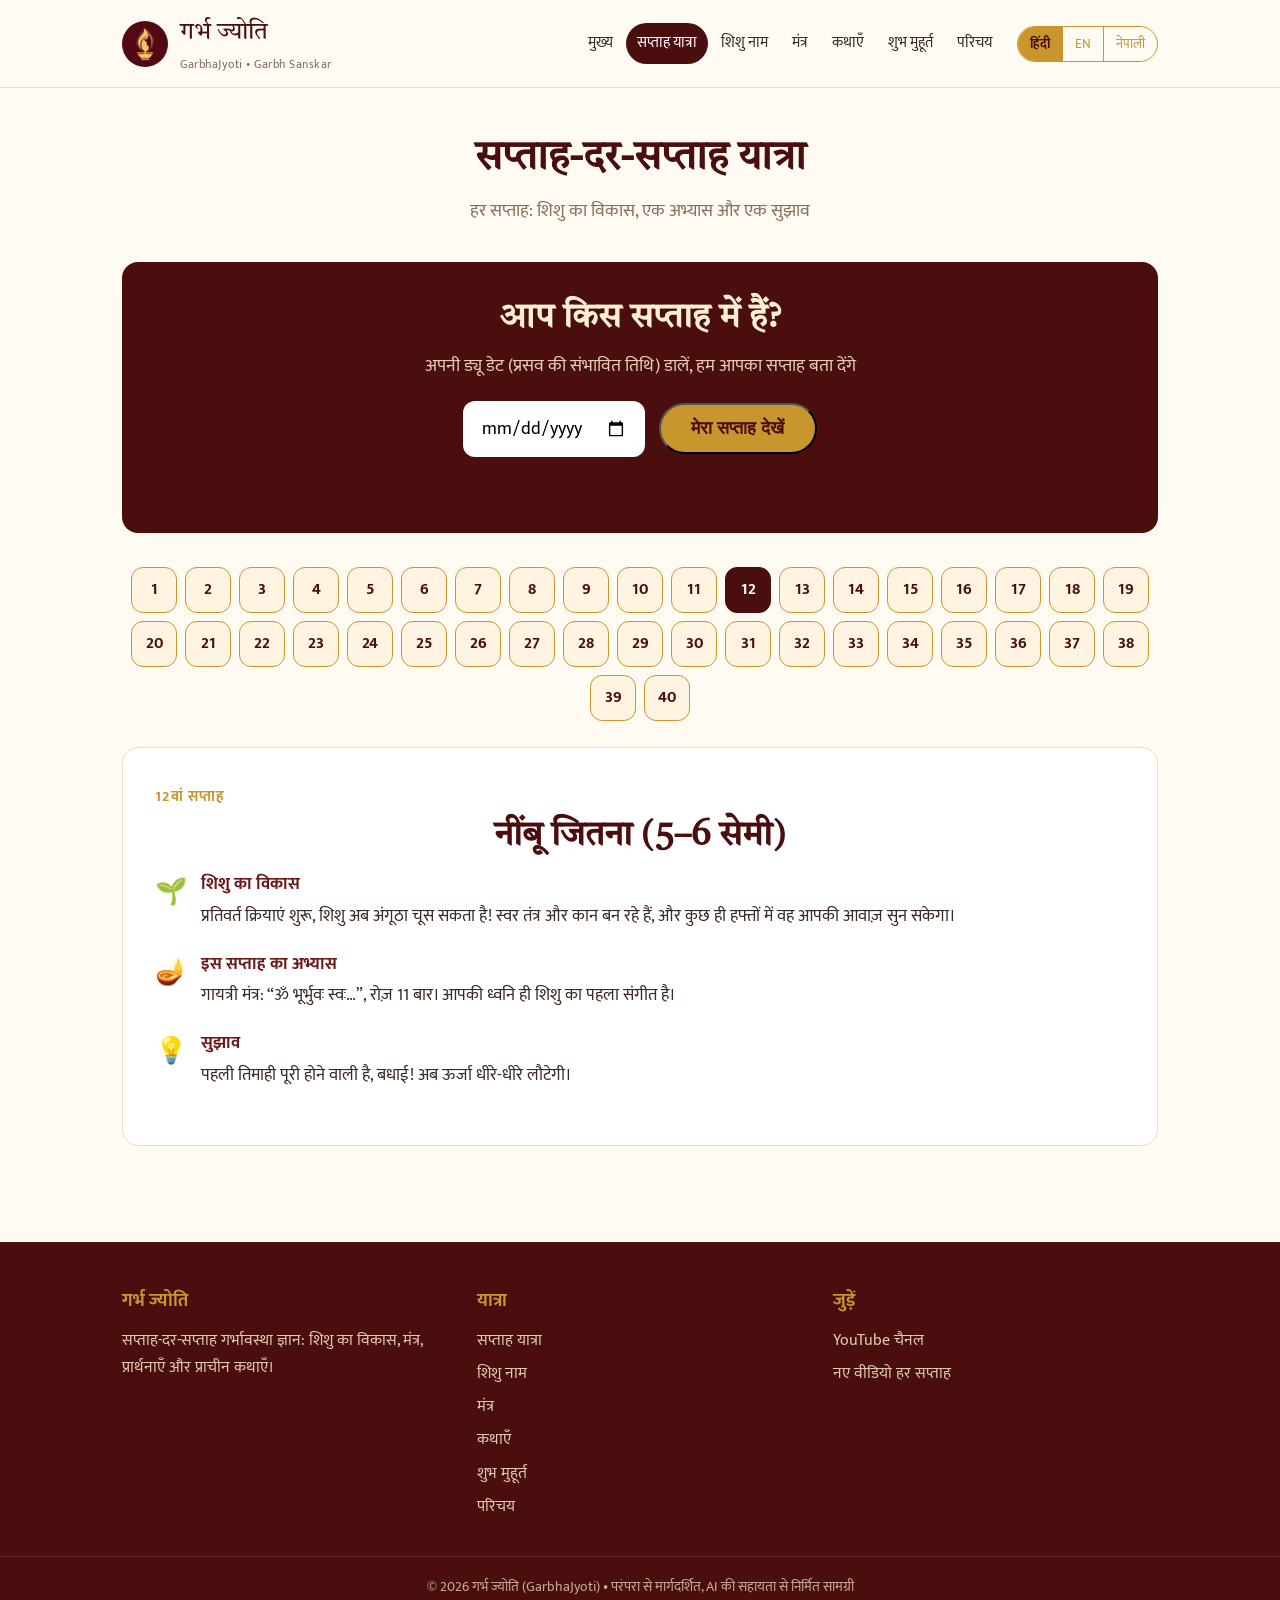
<file: week.html>
<!DOCTYPE html>
<html lang="hi">
<head>
<meta charset="UTF-8">
<meta name="viewport" content="width=device-width, initial-scale=1.0">
<title>सप्ताह-दर-सप्ताह यात्रा | गर्भ ज्योति</title>
<meta name="description" content="गर्भावस्था के हर सप्ताह: शिशु का विकास, एक मंत्र, एक अभ्यास और एक सुझाव।">
<link rel="preconnect" href="https://fonts.googleapis.com">
<link rel="preconnect" href="https://fonts.gstatic.com" crossorigin>
<link href="https://fonts.googleapis.com/css2?family=Tiro+Devanagari+Hindi&family=Mukta:wght@400;500;600;700&display=swap" rel="stylesheet">
<link rel="stylesheet" href="assets/style.css">
<link rel="icon" href="assets/img/logo.png">
</head>
<body>
<script src="assets/i18n.min.js?v=13"></script>
<script src="assets/site.min.js?v=13"></script>
<script src="assets/weeks.min.js?v=13"></script>

<section class="block" style="padding-top: 44px;">
  <div class="wrap">
    <h2 style="font-size: 40px;" data-i18n="w_title"></h2>
    <p class="sub" data-i18n="w_sub"></p>

    <div class="tracker">
      <h2 data-i18n="tr_t"></h2>
      <p data-i18n="tr_d"></p>
      <input type="date" id="duedate">
      <button class="btn btn-gold" onclick="calcWeek()" data-i18n="tr_btn"></button>
      <p id="tracker-msg" style="margin-top: 14px; margin-bottom: 0; min-height: 28px;"></p>
    </div>

    <div class="weeknav" id="weeknav"></div>
    <div id="weekdetail"></div>
  </div>
</section>

<script>
var MAXW = 40, curSel = 12;
function T(k, v) { return window.I18N.t(k, v); }
function hasData(w) { return window.WEEKS.some(function (x) { return x.w === w; }); }
function renderNav(sel) {
  var el = document.getElementById("weeknav");
  var html = "";
  for (var w = 1; w <= MAXW; w++) {
    var cls = hasData(w) ? "ready" : "";
    if (w === sel) cls += " sel";
    html += '<button class="' + cls + '" onclick="selectWeek(' + w + ')">' + w + "</button>";
  }
  el.innerHTML = html;
}
function selectWeek(w) {
  curSel = w;
  renderNav(w);
  var d = document.getElementById("weekdetail");
  var L = window.I18N.lang;
  var found = null;
  window.WEEKS.forEach(function (x) { if (x.w === w) found = x; });
  if (found) {
    d.innerHTML =
      '<div class="week-detail"><div class="wk">' + T("wk_label", { w: w }) + "</div><h2>" + found.size[L] + "</h2>" +
      '<div class="fact"><div class="ic">🌱</div><div><h4>' + T("lbl_growth") + "</h4><p>" + found.growth[L] + "</p></div></div>" +
      '<div class="fact"><div class="ic">🪔</div><div><h4>' + T("lbl_sadhana") + "</h4><p>" + found.sadhana[L] + "</p></div></div>" +
      '<div class="fact"><div class="ic">💡</div><div><h4>' + T("lbl_tip") + "</h4><p>" + found.tip[L] + "</p></div></div>" +
      (w >= 18 ? '<div style="margin-top: 18px;"><a class="btn btn-gold" href="stories.html?week=' + w + '">📖 ' + T("st_wk_link") + "</a></div>" : "") +
      "</div>";
  } else {
    d.innerHTML =
      '<div class="week-detail"><div class="soon"><div style="font-size:44px; margin-bottom:10px;">🪔</div>' +
      "<h2>" + T("soon_t", { w: w }) + "</h2>" +
      "<p>" + T("soon_d") + "<br>" +
      '<a class="btn btn-gold" style="margin-top:16px;" href="https://www.youtube.com/@garbhajyoti" target="_blank" rel="noopener">' + T("soon_btn") + "</a></p></div></div>";
  }
  d.scrollIntoView({ behavior: "smooth", block: "start" });
}
function calcWeek() {
  var v = document.getElementById("duedate").value;
  var msg = document.getElementById("tracker-msg");
  if (!v) { msg.textContent = T("tr_pick"); return; }
  var due = new Date(v + "T00:00:00");
  var lmp = new Date(due.getTime() - 280 * 86400000);
  var now = new Date(); now.setHours(0, 0, 0, 0);
  var w = Math.floor((now - lmp) / 604800000) + 1;
  if (w < 1) { msg.textContent = T("tr_early"); selectWeek(1); }
  else if (w > 40) { msg.textContent = T("tr_late"); }
  else { msg.textContent = T("tr_now", { w: w }); selectWeek(w); }
}
window.onLangChange = function () { selectWeek(curSel); };
(function init() {
  var m = location.search.match(/[?&]w=(\d+)/);
  curSel = m ? Math.min(40, Math.max(1, parseInt(m[1], 10))) : 12;
  selectWeek(curSel);
  window.scrollTo(0, 0);
})();
</script>
</body>
</html>
</file>
<file: assets/style.css>
:root {
  --cream: #FFFBF3;
  --cream2: #FFF4E2;
  --maroon: #4A0E0E;
  --maroon2: #6B1A1A;
  --gold: #C9962E;
  --gold-soft: #F3DFB0;
  --ink: #3A2A22;
  --muted: #8A6F5C;
  --card: #FFFFFF;
  --line: #EBDCC3;
  --radius: 16px;
}
* { box-sizing: border-box; margin: 0; padding: 0; }
html { scroll-behavior: smooth; }
body {
  font-family: "Mukta", "Noto Sans Devanagari", sans-serif;
  background: var(--cream);
  color: var(--ink);
  line-height: 1.75;
  font-size: 18px;
}
h1, h2, h3, .serif {
  font-family: "Tiro Devanagari Hindi", "Noto Serif Devanagari", serif;
  color: var(--maroon);
  line-height: 1.35;
}
.wrap { max-width: 1080px; margin: 0 auto; padding: 0 22px; }

/* header */
.site-header {
  position: sticky; top: 0; z-index: 50;
  background: rgba(255, 251, 243, 0.96);
  border-bottom: 1px solid var(--line);
  backdrop-filter: blur(6px);
}
.header-inner { display: flex; align-items: center; justify-content: space-between; padding: 12px 22px; max-width: 1080px; margin: 0 auto; }
.brand { display: flex; align-items: center; gap: 12px; text-decoration: none; }
.brand img { width: 46px; height: 46px; border-radius: 50%; }
.brand-name { font-family: "Tiro Devanagari Hindi", serif; font-size: 24px; color: var(--maroon); }
.brand-name small { display: block; font-family: "Mukta", sans-serif; font-size: 12px; color: var(--muted); letter-spacing: 0.5px; }
nav.main-nav { display: flex; gap: 2px; flex-wrap: wrap; align-items: center; }
nav.main-nav a {
  text-decoration: none; color: var(--ink); padding: 7px 11px; border-radius: 999px; font-size: 15px; white-space: nowrap;
}
nav.main-nav a:hover { background: var(--cream2); }
nav.main-nav a.active { background: var(--maroon); color: #fff; }

/* hero */
.hero {
  background: radial-gradient(ellipse 90% 90% at 50% 0%, #FFF1D6 0%, var(--cream) 70%);
  text-align: center; padding: 72px 22px 56px;
  border-bottom: 1px solid var(--line);
}
.hero .kicker {
  display: inline-block; font-size: 15px; color: var(--maroon2);
  background: var(--gold-soft); border: 1px solid var(--gold);
  padding: 6px 18px; border-radius: 999px; margin-bottom: 20px;
}
.hero h1 { font-size: clamp(40px, 6vw, 64px); margin-bottom: 8px; }
.hero .tagline { font-size: 22px; color: var(--maroon2); margin-bottom: 14px; }
.hero p.lead { max-width: 640px; margin: 0 auto 28px; color: var(--muted); font-size: 19px; }
.btn-row { display: flex; gap: 14px; justify-content: center; flex-wrap: wrap; }
.btn {
  display: inline-block; text-decoration: none; padding: 13px 30px; border-radius: 999px;
  font-size: 18px; font-weight: 600; transition: transform 0.15s ease;
}
.btn:hover { transform: translateY(-2px); }
.btn-primary { background: var(--maroon); color: #fff; }
.btn-gold { background: var(--gold); color: var(--maroon); }
.btn-outline { border: 2px solid var(--maroon); color: var(--maroon); }

/* sections */
section.block { padding: 56px 0; }
section.block h2 { font-size: 34px; margin-bottom: 10px; text-align: center; }
section.block .sub { text-align: center; color: var(--muted); max-width: 640px; margin: 0 auto 34px; }
.cards { display: grid; grid-template-columns: repeat(auto-fit, minmax(280px, 1fr)); gap: 22px; }
.card {
  background: var(--card); border: 1px solid var(--line); border-radius: var(--radius);
  padding: 30px 26px; text-decoration: none; color: inherit; display: block;
  transition: transform 0.15s ease, box-shadow 0.15s ease;
}
a.card:hover { transform: translateY(-4px); box-shadow: 0 14px 34px rgba(74, 14, 14, 0.10); }
.card .emoji { font-size: 40px; margin-bottom: 12px; }
.card h3 { font-size: 24px; margin-bottom: 8px; }
.card p { color: var(--muted); font-size: 16.5px; }
.card .go { color: var(--maroon); font-weight: 700; margin-top: 12px; display: inline-block; }

.prose { max-width: 720px; margin: 0 auto; }
.prose p { margin-bottom: 18px; }
.prose h2 { text-align: left; margin: 34px 0 12px; font-size: 28px; }

/* week page */
.tracker {
  background: var(--maroon); color: #FFEFD2; border-radius: var(--radius);
  padding: 34px 30px; margin: 34px 0; text-align: center;
}
.tracker h2 { color: #FFEFD2; margin-bottom: 6px; }
.tracker p { opacity: 0.85; margin-bottom: 18px; }
.tracker input[type="date"] {
  font-size: 18px; padding: 12px 18px; border-radius: 12px; border: none; margin-right: 10px;
  font-family: inherit;
}
.weeknav { display: flex; flex-wrap: wrap; gap: 8px; justify-content: center; margin: 26px 0 8px; }
.weeknav button {
  width: 46px; height: 46px; border-radius: 12px; border: 1px solid var(--line);
  background: #fff; font-size: 16px; cursor: pointer; font-family: inherit; color: var(--muted);
}
.weeknav button.ready { background: var(--cream2); border-color: var(--gold); color: var(--maroon); font-weight: 700; }
.weeknav button.sel { background: var(--maroon); color: #fff; border-color: var(--maroon); }
.week-detail {
  background: var(--card); border: 1px solid var(--line); border-radius: var(--radius);
  padding: 36px 32px; margin-top: 26px;
}
.week-detail .wk { font-size: 15px; color: var(--gold); font-weight: 700; letter-spacing: 1px; }
.week-detail h2 { text-align: left; font-size: 32px; margin: 4px 0 16px; }
.fact { display: flex; gap: 14px; margin-bottom: 18px; }
.fact .ic { font-size: 26px; flex-shrink: 0; }
.fact h4 { font-size: 17px; color: var(--maroon2); margin-bottom: 2px; }
.fact p { font-size: 17px; }
.soon { text-align: center; padding: 40px 20px; color: var(--muted); }

/* names */
.filters { display: flex; gap: 10px; flex-wrap: wrap; justify-content: center; margin: 26px 0; align-items: center; }
.filters input[type="search"] {
  font-size: 18px; padding: 12px 20px; border-radius: 999px; border: 1px solid var(--line);
  width: min(420px, 90%); font-family: inherit; background: #fff;
}
.pill {
  border: 1px solid var(--line); background: #fff; border-radius: 999px; padding: 10px 20px;
  font-size: 16px; cursor: pointer; font-family: inherit;
}
.pill.sel { background: var(--maroon); color: #fff; border-color: var(--maroon); }
.name-grid { display: grid; grid-template-columns: repeat(auto-fill, minmax(240px, 1fr)); gap: 16px; margin-top: 10px; }
.name-card { background: var(--card); border: 1px solid var(--line); border-radius: 14px; padding: 20px; }
.name-card .nm { font-family: "Tiro Devanagari Hindi", serif; font-size: 24px; color: var(--maroon); }
.name-card .lt { font-size: 14px; color: var(--muted); letter-spacing: 0.5px; }
.name-card .mn { margin-top: 8px; font-size: 16.5px; }
.name-card .tags { margin-top: 10px; display: flex; gap: 8px; flex-wrap: wrap; }
.tag { font-size: 13px; background: var(--cream2); border: 1px solid var(--gold-soft); color: var(--maroon2); padding: 3px 12px; border-radius: 999px; }
.count { text-align: center; color: var(--muted); margin-top: 18px; }

/* mantras */
.mantra-card {
  background: var(--card); border: 1px solid var(--line); border-radius: var(--radius);
  padding: 34px 32px; margin-bottom: 26px;
}
.mantra-card h3 { font-size: 26px; margin-bottom: 4px; }
.mantra-card .when { color: var(--muted); font-size: 15.5px; margin-bottom: 16px; }
.mantra-text {
  font-family: "Tiro Devanagari Hindi", serif; font-size: 23px; color: var(--maroon);
  background: var(--cream2); border-radius: 12px; padding: 22px 24px; margin-bottom: 16px; line-height: 2;
}
.mantra-card .meaning { margin-bottom: 16px; }
.mantra-card .meaning h4 { color: var(--maroon2); font-size: 16px; margin-bottom: 2px; }
audio { width: 100%; margin-top: 6px; }

/* video */
.video-wrap { max-width: 420px; margin: 0 auto; border-radius: var(--radius); overflow: hidden; border: 1px solid var(--line); box-shadow: 0 18px 44px rgba(74,14,14,.12); }
.video-wrap video { width: 100%; display: block; }

/* footer */
footer.site-footer { background: var(--maroon); color: #EFDDBE; margin-top: 40px; }
.footer-inner { max-width: 1080px; margin: 0 auto; padding: 44px 22px 30px; display: grid; grid-template-columns: repeat(auto-fit, minmax(240px, 1fr)); gap: 30px; }
footer.site-footer h4 { color: var(--gold); margin-bottom: 10px; font-size: 18px; }
footer.site-footer a { color: #EFDDBE; text-decoration: none; }
footer.site-footer a:hover { text-decoration: underline; }
footer.site-footer p, footer.site-footer li { font-size: 15.5px; opacity: 0.9; }
footer.site-footer ul { list-style: none; }
footer.site-footer li { margin-bottom: 6px; }
.copyright { text-align: center; padding: 18px; border-top: 1px solid rgba(239,221,190,.2); font-size: 14px; opacity: 0.75; }

@media (max-width: 720px) {
  body { font-size: 17px; }
  nav.main-nav a { padding: 6px 10px; font-size: 15px; }
  .brand-name { font-size: 20px; }
  .week-detail { padding: 26px 20px; }
  .tracker input[type="date"] { margin-bottom: 10px; width: 100%; }
}

/* Language toggle */
.nav-wrap { display: flex; align-items: center; gap: 14px; }
.lang-toggle { display: flex; border: 1.5px solid var(--gold); border-radius: 999px; overflow: hidden; }
.lang-toggle button { background: transparent; border: 0; color: var(--gold); font-family: inherit; font-size: 0.82rem; padding: 6px 12px; cursor: pointer; }
.lang-toggle button + button { border-left: 1px solid var(--gold); }
.lang-toggle button.sel { background: var(--gold); color: var(--maroon); font-weight: 700; }
@media (max-width: 720px) {
  .nav-wrap { width: 100%; justify-content: space-between; }
  .header-inner { flex-wrap: wrap; }
}
</file>
